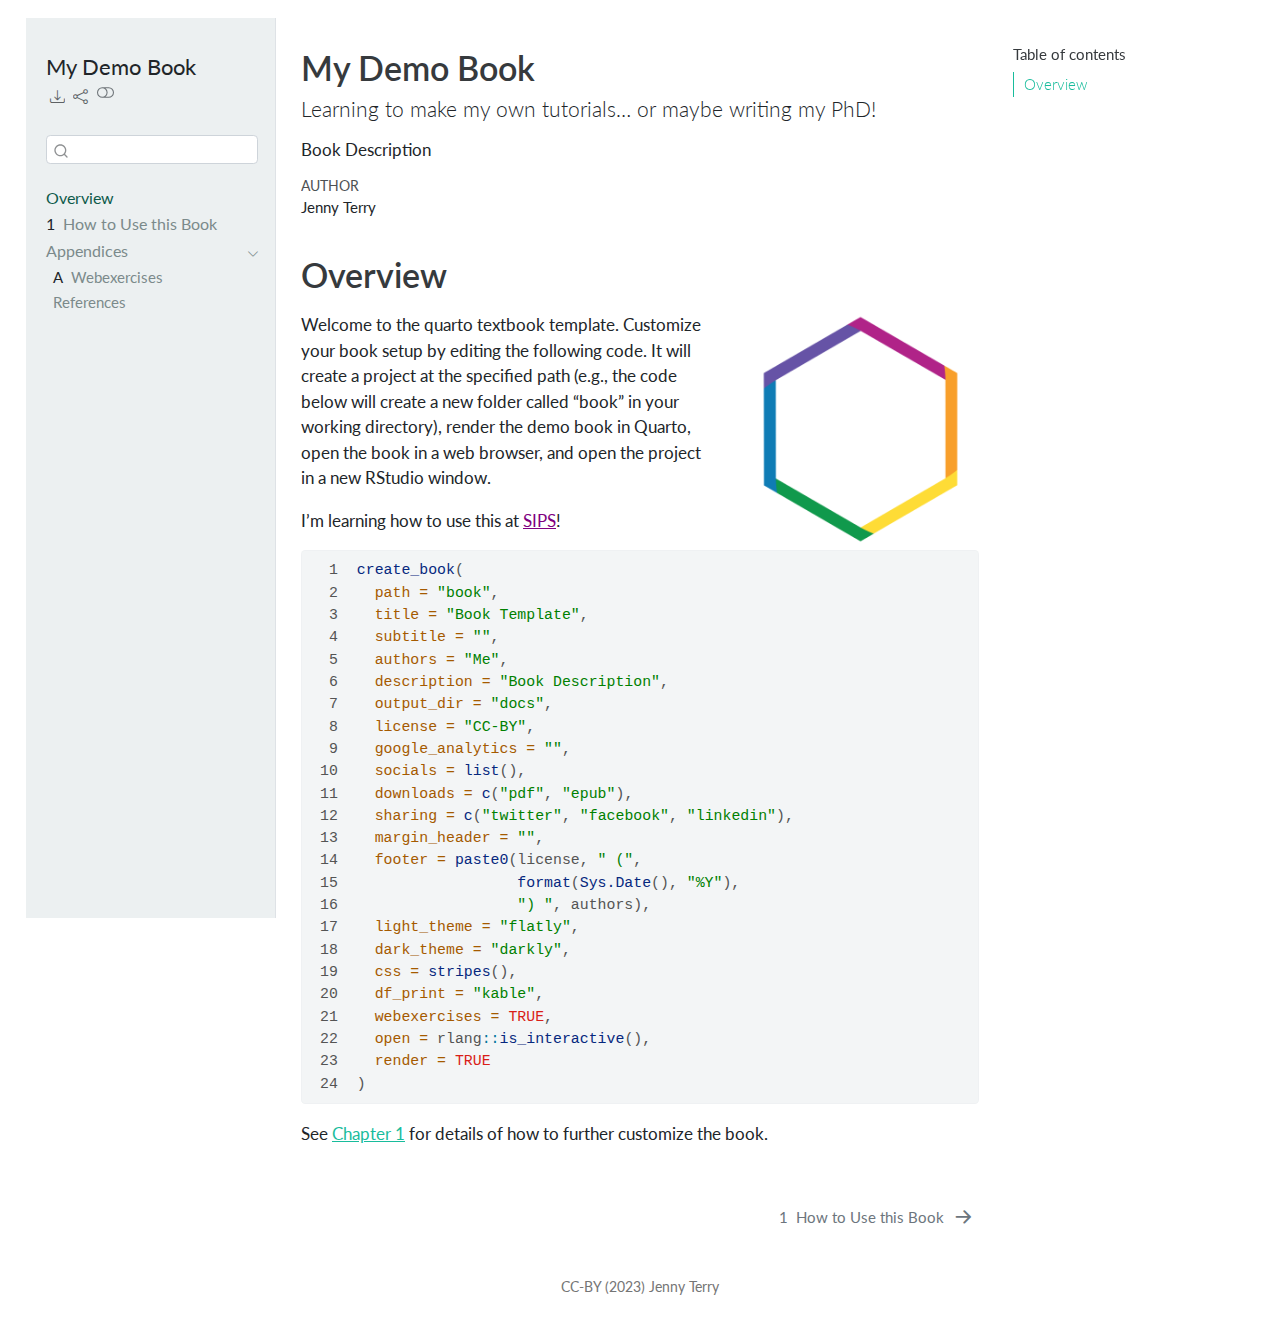
<file: docs/index.html>
<!DOCTYPE html>
<html xmlns="http://www.w3.org/1999/xhtml" lang="en" xml:lang="en"><head>
<meta http-equiv="Content-Type" content="text/html; charset=UTF-8">
<meta charset="utf-8">
<meta name="generator" content="quarto-1.3.353">
<meta name="viewport" content="width=device-width, initial-scale=1.0, user-scalable=yes">
<meta name="author" content="Jenny Terry">
<meta name="description" content="Book Description">
<title>My Demo Book</title>
<style>
code{white-space: pre-wrap;}
span.smallcaps{font-variant: small-caps;}
div.columns{display: flex; gap: min(4vw, 1.5em);}
div.column{flex: auto; overflow-x: auto;}
div.hanging-indent{margin-left: 1.5em; text-indent: -1.5em;}
ul.task-list{list-style: none;}
ul.task-list li input[type="checkbox"] {
  width: 0.8em;
  margin: 0 0.8em 0.2em -1em; /* quarto-specific, see https://github.com/quarto-dev/quarto-cli/issues/4556 */ 
  vertical-align: middle;
}
/* CSS for syntax highlighting */
pre > code.sourceCode { white-space: pre; position: relative; }
pre > code.sourceCode > span { display: inline-block; line-height: 1.25; }
pre > code.sourceCode > span:empty { height: 1.2em; }
.sourceCode { overflow: visible; }
code.sourceCode > span { color: inherit; text-decoration: inherit; }
div.sourceCode { margin: 1em 0; }
pre.sourceCode { margin: 0; }
@media screen {
div.sourceCode { overflow: auto; }
}
@media print {
pre > code.sourceCode { white-space: pre-wrap; }
pre > code.sourceCode > span { text-indent: -5em; padding-left: 5em; }
}
pre.numberSource code
  { counter-reset: source-line 0; }
pre.numberSource code > span
  { position: relative; left: -4em; counter-increment: source-line; }
pre.numberSource code > span > a:first-child::before
  { content: counter(source-line);
    position: relative; left: -1em; text-align: right; vertical-align: baseline;
    border: none; display: inline-block;
    -webkit-touch-callout: none; -webkit-user-select: none;
    -khtml-user-select: none; -moz-user-select: none;
    -ms-user-select: none; user-select: none;
    padding: 0 4px; width: 4em;
  }
pre.numberSource { margin-left: 3em;  padding-left: 4px; }
div.sourceCode
  {   }
@media screen {
pre > code.sourceCode > span > a:first-child::before { text-decoration: underline; }
}
</style>

<script src="site_libs/quarto-nav/quarto-nav.js"></script>
<script src="site_libs/clipboard/clipboard.min.js"></script>
<script src="site_libs/quarto-search/autocomplete.umd.js"></script>
<script src="site_libs/quarto-search/fuse.min.js"></script>
<script src="site_libs/quarto-search/quarto-search.js"></script>
<meta name="quarto:offset" content="./">
<link href="./instructions.html" rel="next">
<link href="./images/logos/logo.png" rel="icon" type="image/png">
<script src="site_libs/quarto-html/quarto.js"></script>
<script src="site_libs/quarto-html/popper.min.js"></script>
<script src="site_libs/quarto-html/tippy.umd.min.js"></script>
<script src="site_libs/quarto-html/anchor.min.js"></script>
<link href="site_libs/quarto-html/tippy.css" rel="stylesheet">
<link href="site_libs/quarto-html/quarto-syntax-highlighting.css" rel="stylesheet" class="quarto-color-scheme" id="quarto-text-highlighting-styles">
<link href="site_libs/quarto-html/quarto-syntax-highlighting-dark.css" rel="prefetch" class="quarto-color-scheme quarto-color-alternate" id="quarto-text-highlighting-styles">
<script src="site_libs/bootstrap/bootstrap.min.js"></script>
<link href="site_libs/bootstrap/bootstrap-icons.css" rel="stylesheet">
<link href="site_libs/bootstrap/bootstrap.min.css" rel="stylesheet" class="quarto-color-scheme" id="quarto-bootstrap" data-mode="light">
<link href="site_libs/bootstrap/bootstrap-dark.min.css" rel="prefetch" class="quarto-color-scheme quarto-color-alternate" id="quarto-bootstrap" data-mode="dark"><script id="quarto-search-options" type="application/json">{
  "location": "sidebar",
  "copy-button": false,
  "collapse-after": 3,
  "panel-placement": "start",
  "type": "textbox",
  "limit": 20,
  "language": {
    "search-no-results-text": "No results",
    "search-matching-documents-text": "matching documents",
    "search-copy-link-title": "Copy link to search",
    "search-hide-matches-text": "Hide additional matches",
    "search-more-match-text": "more match in this document",
    "search-more-matches-text": "more matches in this document",
    "search-clear-button-title": "Clear",
    "search-detached-cancel-button-title": "Cancel",
    "search-submit-button-title": "Submit"
  }
}</script><link rel="stylesheet" href="https://use.fontawesome.com/releases/v5.13.0/css/all.css">
<link rel="stylesheet" href="include/booktem.css">
<link rel="stylesheet" href="include/webex.css">
<link rel="stylesheet" href="include/glossary.css">
<link rel="stylesheet" href="include/style.css">
</head>
<body class="nav-sidebar floating">

<div id="quarto-search-results"></div>
  <header id="quarto-header" class="headroom fixed-top"><nav class="quarto-secondary-nav"><div class="container-fluid d-flex">
      <button type="button" class="quarto-btn-toggle btn" data-bs-toggle="collapse" data-bs-target="#quarto-sidebar,#quarto-sidebar-glass" aria-controls="quarto-sidebar" aria-expanded="false" aria-label="Toggle sidebar navigation" onclick="if (window.quartoToggleHeadroom) { window.quartoToggleHeadroom(); }">
        <i class="bi bi-layout-text-sidebar-reverse"></i>
      </button>
      <nav class="quarto-page-breadcrumbs" aria-label="breadcrumb"><ol class="breadcrumb"><li class="breadcrumb-item"><a href="./index.html">Overview</a></li></ol></nav>
      <a class="flex-grow-1" role="button" data-bs-toggle="collapse" data-bs-target="#quarto-sidebar,#quarto-sidebar-glass" aria-controls="quarto-sidebar" aria-expanded="false" aria-label="Toggle sidebar navigation" onclick="if (window.quartoToggleHeadroom) { window.quartoToggleHeadroom(); }">      
      </a>
      <button type="button" class="btn quarto-search-button" aria-label="Search" onclick="window.quartoOpenSearch();">
        <i class="bi bi-search"></i>
      </button>
    </div>
  </nav></header><!-- content --><div id="quarto-content" class="quarto-container page-columns page-rows-contents page-layout-article">
<!-- sidebar -->
  <nav id="quarto-sidebar" class="sidebar collapse collapse-horizontal sidebar-navigation floating overflow-auto"><div class="pt-lg-2 mt-2 text-left sidebar-header">
    <div class="sidebar-title mb-0 py-0">
      <a href="./">My Demo Book</a> 
        <div class="sidebar-tools-main tools-wide">
    <div class="dropdown">
      <a href="" title="Download" id="quarto-navigation-tool-dropdown-0" class="quarto-navigation-tool dropdown-toggle px-1" data-bs-toggle="dropdown" aria-expanded="false" aria-label="Download"><i class="bi bi-download"></i></a>
      <ul class="dropdown-menu" aria-labelledby="quarto-navigation-tool-dropdown-0">
<li>
            <a class="dropdown-item sidebar-tools-main-item" href="./My-Demo-Book.pdf">
              <i class="bi bi-bi-file-pdf pe-1"></i>
            Download PDF
            </a>
          </li>
          <li>
            <a class="dropdown-item sidebar-tools-main-item" href="./My-Demo-Book.epub">
              <i class="bi bi-bi-journal pe-1"></i>
            Download ePub
            </a>
          </li>
      </ul>
</div>
    <div class="dropdown">
      <a href="" title="Share" id="quarto-navigation-tool-dropdown-1" class="quarto-navigation-tool dropdown-toggle px-1" data-bs-toggle="dropdown" aria-expanded="false" aria-label="Share"><i class="bi bi-share"></i></a>
      <ul class="dropdown-menu" aria-labelledby="quarto-navigation-tool-dropdown-1">
<li>
            <a class="dropdown-item sidebar-tools-main-item" href="https://twitter.com/intent/tweet?url=%7Curl%7C">
              <i class="bi bi-bi-twitter pe-1"></i>
            Twitter
            </a>
          </li>
          <li>
            <a class="dropdown-item sidebar-tools-main-item" href="https://www.facebook.com/sharer/sharer.php?u=%7Curl%7C">
              <i class="bi bi-bi-facebook pe-1"></i>
            Facebook
            </a>
          </li>
          <li>
            <a class="dropdown-item sidebar-tools-main-item" href="https://www.linkedin.com/sharing/share-offsite/?url=%7Curl%7C">
              <i class="bi bi-bi-linkedin pe-1"></i>
            LinkedIn
            </a>
          </li>
      </ul>
</div>
  <a href="" class="quarto-color-scheme-toggle quarto-navigation-tool  px-1" onclick="window.quartoToggleColorScheme(); return false;" title="Toggle dark mode"><i class="bi"></i></a>
</div>
    </div>
      </div>
        <div class="mt-2 flex-shrink-0 align-items-center">
        <div class="sidebar-search">
        <div id="quarto-search" class="" title="Search"></div>
        </div>
        </div>
    <div class="sidebar-menu-container"> 
    <ul class="list-unstyled mt-1">
<li class="sidebar-item">
  <div class="sidebar-item-container"> 
  <a href="./index.html" class="sidebar-item-text sidebar-link active">
 <span class="menu-text">Overview</span></a>
  </div>
</li>
        <li class="sidebar-item">
  <div class="sidebar-item-container"> 
  <a href="./instructions.html" class="sidebar-item-text sidebar-link">
 <span class="menu-text"><span class="chapter-number">1</span>&nbsp; <span class="chapter-title">How to Use this Book</span></span></a>
  </div>
</li>
        <li class="sidebar-item sidebar-item-section">
      <div class="sidebar-item-container"> 
            <a class="sidebar-item-text sidebar-link text-start" data-bs-toggle="collapse" data-bs-target="#quarto-sidebar-section-1" aria-expanded="true">
 <span class="menu-text">Appendices</span></a>
          <a class="sidebar-item-toggle text-start" data-bs-toggle="collapse" data-bs-target="#quarto-sidebar-section-1" aria-expanded="true" aria-label="Toggle section">
            <i class="bi bi-chevron-right ms-2"></i>
          </a> 
      </div>
      <ul id="quarto-sidebar-section-1" class="collapse list-unstyled sidebar-section depth1 show">
<li class="sidebar-item">
  <div class="sidebar-item-container"> 
  <a href="./webexercises.html" class="sidebar-item-text sidebar-link">
 <span class="menu-text"><span class="chapter-number">A</span>&nbsp; <span class="chapter-title">Webexercises</span></span></a>
  </div>
</li>
          <li class="sidebar-item">
  <div class="sidebar-item-container"> 
  <a href="./references.html" class="sidebar-item-text sidebar-link">
 <span class="menu-text">References</span></a>
  </div>
</li>
      </ul>
</li>
    </ul>
</div>
</nav><div id="quarto-sidebar-glass" data-bs-toggle="collapse" data-bs-target="#quarto-sidebar,#quarto-sidebar-glass"></div>
<!-- margin-sidebar -->
    <div id="quarto-margin-sidebar" class="sidebar margin-sidebar">
        <nav id="TOC" role="doc-toc" class="toc-active"><h2 id="toc-title">Table of contents</h2>
   
  <ul>
<li><a href="#overview" id="toc-overview" class="nav-link active" data-scroll-target="#overview">Overview</a></li>
  </ul></nav>
    </div>
<!-- main -->
<main class="content" id="quarto-document-content"><header id="title-block-header" class="quarto-title-block default"><div class="quarto-title">
<h1 class="title">My Demo Book</h1>
<p class="subtitle lead">Learning to make my own tutorials… or maybe writing my PhD!</p>
</div>

<div>
  <div class="description">
    Book Description
  </div>
</div>


<div class="quarto-title-meta">

    <div>
    <div class="quarto-title-meta-heading">Author</div>
    <div class="quarto-title-meta-contents">
             <p>Jenny Terry </p>
          </div>
  </div>
    
  
    
  </div>
  

</header>
<section id="overview" class="level1 unnumbered"><h1 class="unnumbered">Overview</h1><p><img src="images/logos/logo.png" title="My Demo Book" class="quarto-cover-image img-fluid"></p>
<p>Welcome to the quarto textbook template. Customize your book setup by editing the following code. It will create a project at the specified path (e.g., the code below will create a new folder called “book” in your working directory), render the demo book in Quarto, open the book in a web browser, and open the project in a new RStudio window.</p>
<p>I’m learning how to use this at <a class="glossary">SIPS<span class="def">The best conference</span></a>!</p>
<div class="cell" data-layout-align="center">
<div class="sourceCode cell-code" id="cb1"><pre class="sourceCode numberSource r number-lines code-with-copy"><code class="sourceCode r"><span id="cb1-1"><a href="#cb1-1"></a><span class="fu">create_book</span>(</span>
<span id="cb1-2"><a href="#cb1-2"></a>  <span class="at">path =</span> <span class="st">"book"</span>,</span>
<span id="cb1-3"><a href="#cb1-3"></a>  <span class="at">title =</span> <span class="st">"Book Template"</span>,</span>
<span id="cb1-4"><a href="#cb1-4"></a>  <span class="at">subtitle =</span> <span class="st">""</span>,</span>
<span id="cb1-5"><a href="#cb1-5"></a>  <span class="at">authors =</span> <span class="st">"Me"</span>,</span>
<span id="cb1-6"><a href="#cb1-6"></a>  <span class="at">description =</span> <span class="st">"Book Description"</span>,</span>
<span id="cb1-7"><a href="#cb1-7"></a>  <span class="at">output_dir =</span> <span class="st">"docs"</span>,</span>
<span id="cb1-8"><a href="#cb1-8"></a>  <span class="at">license =</span> <span class="st">"CC-BY"</span>,</span>
<span id="cb1-9"><a href="#cb1-9"></a>  <span class="at">google_analytics =</span> <span class="st">""</span>,</span>
<span id="cb1-10"><a href="#cb1-10"></a>  <span class="at">socials =</span> <span class="fu">list</span>(),</span>
<span id="cb1-11"><a href="#cb1-11"></a>  <span class="at">downloads =</span> <span class="fu">c</span>(<span class="st">"pdf"</span>, <span class="st">"epub"</span>),</span>
<span id="cb1-12"><a href="#cb1-12"></a>  <span class="at">sharing =</span> <span class="fu">c</span>(<span class="st">"twitter"</span>, <span class="st">"facebook"</span>, <span class="st">"linkedin"</span>),</span>
<span id="cb1-13"><a href="#cb1-13"></a>  <span class="at">margin_header =</span> <span class="st">""</span>,</span>
<span id="cb1-14"><a href="#cb1-14"></a>  <span class="at">footer =</span> <span class="fu">paste0</span>(license, <span class="st">" ("</span>,</span>
<span id="cb1-15"><a href="#cb1-15"></a>                  <span class="fu">format</span>(<span class="fu">Sys.Date</span>(), <span class="st">"%Y"</span>),</span>
<span id="cb1-16"><a href="#cb1-16"></a>                  <span class="st">") "</span>, authors),</span>
<span id="cb1-17"><a href="#cb1-17"></a>  <span class="at">light_theme =</span> <span class="st">"flatly"</span>,</span>
<span id="cb1-18"><a href="#cb1-18"></a>  <span class="at">dark_theme =</span> <span class="st">"darkly"</span>,</span>
<span id="cb1-19"><a href="#cb1-19"></a>  <span class="at">css =</span> <span class="fu">stripes</span>(),</span>
<span id="cb1-20"><a href="#cb1-20"></a>  <span class="at">df_print =</span> <span class="st">"kable"</span>,</span>
<span id="cb1-21"><a href="#cb1-21"></a>  <span class="at">webexercises =</span> <span class="cn">TRUE</span>,</span>
<span id="cb1-22"><a href="#cb1-22"></a>  <span class="at">open =</span> rlang<span class="sc">::</span><span class="fu">is_interactive</span>(),</span>
<span id="cb1-23"><a href="#cb1-23"></a>  <span class="at">render =</span> <span class="cn">TRUE</span></span>
<span id="cb1-24"><a href="#cb1-24"></a>)</span></code><button title="Copy to Clipboard" class="code-copy-button"><i class="bi"></i></button></pre></div>
</div>
<p>See <a href="instructions.html"><span>Chapter&nbsp;1</span></a> for details of how to further customize the book.</p>


</section></main><!-- /main --><script>

/* update total correct if #webex-total_correct exists */
update_total_correct = function() {
  console.log("webex: update total_correct");

  var t = document.getElementsByClassName("webex-total_correct");
  for (var i = 0; i < t.length; i++) {
    p = t[i].parentElement;
    var correct = p.getElementsByClassName("webex-correct").length;
    var solvemes = p.getElementsByClassName("webex-solveme").length;
    var radiogroups = p.getElementsByClassName("webex-radiogroup").length;
    var selects = p.getElementsByClassName("webex-select").length;

    t[i].innerHTML = correct + " of " + (solvemes + radiogroups + selects) + " correct";
  }
}

/* webex-solution button toggling function */
b_func = function() {
  console.log("webex: toggle hide");

  var cl = this.parentElement.classList;
  if (cl.contains('open')) {
    cl.remove("open");
  } else {
    cl.add("open");
  }
}

/* check answers */
check_func = function() {
  console.log("webex: check answers");

  var cl = this.parentElement.classList;
  if (cl.contains('unchecked')) {
    cl.remove("unchecked");
    this.innerHTML = "Hide Answers";
  } else {
    cl.add("unchecked");
    this.innerHTML = "Show Answers";
  }
}

/* function for checking solveme answers */
solveme_func = function(e) {
  console.log("webex: check solveme");

  var real_answers = JSON.parse(this.dataset.answer);
  var my_answer = this.value;
  var cl = this.classList;
  if (cl.contains("ignorecase")) {
    my_answer = my_answer.toLowerCase();
  }
  if (cl.contains("nospaces")) {
    my_answer = my_answer.replace(/ /g, "")
  }

  if (my_answer == "") {
    cl.remove("webex-correct");
    cl.remove("webex-incorrect");
  } else if (real_answers.includes(my_answer)) {
    cl.add("webex-correct");
    cl.remove("webex-incorrect");
  } else {
    cl.add("webex-incorrect");
    cl.remove("webex-correct");
  }

  // match numeric answers within a specified tolerance
  if(this.dataset.tol > 0){
    var tol = JSON.parse(this.dataset.tol);
    var matches = real_answers.map(x => Math.abs(x - my_answer) < tol)
    if (matches.reduce((a, b) => a + b, 0) > 0) {
      cl.add("webex-correct");
    } else {
      cl.remove("webex-correct");
    }
  }

  // added regex bit
  if (cl.contains("regex")){
    answer_regex = RegExp(real_answers.join("|"))
    if (answer_regex.test(my_answer)) {
      cl.add("webex-correct");
    }
  }

  update_total_correct();
}

/* function for checking select answers */
select_func = function(e) {
  console.log("webex: check select");

  var cl = this.classList

  /* add style */
  cl.remove("webex-incorrect");
  cl.remove("webex-correct");
  if (this.value == "answer") {
    cl.add("webex-correct");
  } else if (this.value != "blank") {
    cl.add("webex-incorrect");
  }

  update_total_correct();
}

/* function for checking radiogroups answers */
radiogroups_func = function(e) {
  console.log("webex: check radiogroups");

  var checked_button = document.querySelector('input[name=' + this.id + ']:checked');
  var cl = checked_button.parentElement.classList;
  var labels = checked_button.parentElement.parentElement.children;

  /* get rid of styles */
  for (i = 0; i < labels.length; i++) {
    labels[i].classList.remove("webex-incorrect");
    labels[i].classList.remove("webex-correct");
  }

  /* add style */
  if (checked_button.value == "answer") {
    cl.add("webex-correct");
  } else {
    cl.add("webex-incorrect");
  }

  update_total_correct();
}

window.onload = function() {
  console.log("webex onload");
  /* set up solution buttons */
  var buttons = document.getElementsByTagName("button");

  for (var i = 0; i < buttons.length; i++) {
    if (buttons[i].parentElement.classList.contains('webex-solution')) {
      buttons[i].onclick = b_func;
    }
  }

  var check_sections = document.getElementsByClassName("webex-check");
  console.log("check:", check_sections.length);
  for (var i = 0; i < check_sections.length; i++) {
    check_sections[i].classList.add("unchecked");

    let btn = document.createElement("button");
    btn.innerHTML = "Show Answers";
    btn.classList.add("webex-check-button");
    btn.onclick = check_func;
    check_sections[i].appendChild(btn);

    let spn = document.createElement("span");
    spn.classList.add("webex-total_correct");
    check_sections[i].appendChild(spn);
  }

  /* set up webex-solveme inputs */
  var solveme = document.getElementsByClassName("webex-solveme");

  for (var i = 0; i < solveme.length; i++) {
    /* make sure input boxes don't auto-anything */
    solveme[i].setAttribute("autocomplete","off");
    solveme[i].setAttribute("autocorrect", "off");
    solveme[i].setAttribute("autocapitalize", "off");
    solveme[i].setAttribute("spellcheck", "false");
    solveme[i].value = "";

    /* adjust answer for ignorecase or nospaces */
    var cl = solveme[i].classList;
    var real_answer = solveme[i].dataset.answer;
    if (cl.contains("ignorecase")) {
      real_answer = real_answer.toLowerCase();
    }
    if (cl.contains("nospaces")) {
      real_answer = real_answer.replace(/ /g, "");
    }
    solveme[i].dataset.answer = real_answer;

    /* attach checking function */
    solveme[i].onkeyup = solveme_func;
    solveme[i].onchange = solveme_func;

    solveme[i].insertAdjacentHTML("afterend", " <span class='webex-icon'></span>")
  }

  /* set up radiogroups */
  var radiogroups = document.getElementsByClassName("webex-radiogroup");
  for (var i = 0; i < radiogroups.length; i++) {
    radiogroups[i].onchange = radiogroups_func;
  }

  /* set up selects */
  var selects = document.getElementsByClassName("webex-select");
  for (var i = 0; i < selects.length; i++) {
    selects[i].onchange = select_func;
    selects[i].insertAdjacentHTML("afterend", " <span class='webex-icon'></span>")
  }

  update_total_correct();
}

</script><script>
// open rdrr links externally ----

var exlinks = document.querySelectorAll("a[href^='https://rdrr.io']");
var exlink_func = function(){
  window.open(this.href);
  return false;
};
for (var i = 0; i < exlinks.length; i++) {
    exlinks[i].addEventListener('click', exlink_func, false);
}

// visible second sidebar in mobile ----

function move_sidebar() {
  var toc = document.getElementById("TOC");
  var small_sidebar = document.querySelector("#quarto-sidebar .sidebar-menu-container");
  var right_sidebar = document.getElementById("quarto-margin-sidebar");

  if (window.innerWidth < 768) {
    small_sidebar.append(toc);
  } else {
    right_sidebar.append(toc);
  }
}
move_sidebar();
window.onresize = move_sidebar;
</script><script id="quarto-html-after-body" type="application/javascript">
window.document.addEventListener("DOMContentLoaded", function (event) {
  const toggleBodyColorMode = (bsSheetEl) => {
    const mode = bsSheetEl.getAttribute("data-mode");
    const bodyEl = window.document.querySelector("body");
    if (mode === "dark") {
      bodyEl.classList.add("quarto-dark");
      bodyEl.classList.remove("quarto-light");
    } else {
      bodyEl.classList.add("quarto-light");
      bodyEl.classList.remove("quarto-dark");
    }
  }
  const toggleBodyColorPrimary = () => {
    const bsSheetEl = window.document.querySelector("link#quarto-bootstrap");
    if (bsSheetEl) {
      toggleBodyColorMode(bsSheetEl);
    }
  }
  toggleBodyColorPrimary();  
  const disableStylesheet = (stylesheets) => {
    for (let i=0; i < stylesheets.length; i++) {
      const stylesheet = stylesheets[i];
      stylesheet.rel = 'prefetch';
    }
  }
  const enableStylesheet = (stylesheets) => {
    for (let i=0; i < stylesheets.length; i++) {
      const stylesheet = stylesheets[i];
      stylesheet.rel = 'stylesheet';
    }
  }
  const manageTransitions = (selector, allowTransitions) => {
    const els = window.document.querySelectorAll(selector);
    for (let i=0; i < els.length; i++) {
      const el = els[i];
      if (allowTransitions) {
        el.classList.remove('notransition');
      } else {
        el.classList.add('notransition');
      }
    }
  }
  const toggleColorMode = (alternate) => {
    // Switch the stylesheets
    const alternateStylesheets = window.document.querySelectorAll('link.quarto-color-scheme.quarto-color-alternate');
    manageTransitions('#quarto-margin-sidebar .nav-link', false);
    if (alternate) {
      enableStylesheet(alternateStylesheets);
      for (const sheetNode of alternateStylesheets) {
        if (sheetNode.id === "quarto-bootstrap") {
          toggleBodyColorMode(sheetNode);
        }
      }
    } else {
      disableStylesheet(alternateStylesheets);
      toggleBodyColorPrimary();
    }
    manageTransitions('#quarto-margin-sidebar .nav-link', true);
    // Switch the toggles
    const toggles = window.document.querySelectorAll('.quarto-color-scheme-toggle');
    for (let i=0; i < toggles.length; i++) {
      const toggle = toggles[i];
      if (toggle) {
        if (alternate) {
          toggle.classList.add("alternate");     
        } else {
          toggle.classList.remove("alternate");
        }
      }
    }
    // Hack to workaround the fact that safari doesn't
    // properly recolor the scrollbar when toggling (#1455)
    if (navigator.userAgent.indexOf('Safari') > 0 && navigator.userAgent.indexOf('Chrome') == -1) {
      manageTransitions("body", false);
      window.scrollTo(0, 1);
      setTimeout(() => {
        window.scrollTo(0, 0);
        manageTransitions("body", true);
      }, 40);  
    }
  }
  const isFileUrl = () => { 
    return window.location.protocol === 'file:';
  }
  const hasAlternateSentinel = () => {  
    let styleSentinel = getColorSchemeSentinel();
    if (styleSentinel !== null) {
      return styleSentinel === "alternate";
    } else {
      return false;
    }
  }
  const setStyleSentinel = (alternate) => {
    const value = alternate ? "alternate" : "default";
    if (!isFileUrl()) {
      window.localStorage.setItem("quarto-color-scheme", value);
    } else {
      localAlternateSentinel = value;
    }
  }
  const getColorSchemeSentinel = () => {
    if (!isFileUrl()) {
      const storageValue = window.localStorage.getItem("quarto-color-scheme");
      return storageValue != null ? storageValue : localAlternateSentinel;
    } else {
      return localAlternateSentinel;
    }
  }
  let localAlternateSentinel = 'default';
  // Dark / light mode switch
  window.quartoToggleColorScheme = () => {
    // Read the current dark / light value 
    let toAlternate = !hasAlternateSentinel();
    toggleColorMode(toAlternate);
    setStyleSentinel(toAlternate);
  };
  // Ensure there is a toggle, if there isn't float one in the top right
  if (window.document.querySelector('.quarto-color-scheme-toggle') === null) {
    const a = window.document.createElement('a');
    a.classList.add('top-right');
    a.classList.add('quarto-color-scheme-toggle');
    a.href = "";
    a.onclick = function() { try { window.quartoToggleColorScheme(); } catch {} return false; };
    const i = window.document.createElement("i");
    i.classList.add('bi');
    a.appendChild(i);
    window.document.body.appendChild(a);
  }
  // Switch to dark mode if need be
  if (hasAlternateSentinel()) {
    toggleColorMode(true);
  } else {
    toggleColorMode(false);
  }
  const icon = "";
  const anchorJS = new window.AnchorJS();
  anchorJS.options = {
    placement: 'right',
    icon: icon
  };
  anchorJS.add('.anchored');
  const isCodeAnnotation = (el) => {
    for (const clz of el.classList) {
      if (clz.startsWith('code-annotation-')) {                     
        return true;
      }
    }
    return false;
  }
  const clipboard = new window.ClipboardJS('.code-copy-button', {
    text: function(trigger) {
      const codeEl = trigger.previousElementSibling.cloneNode(true);
      for (const childEl of codeEl.children) {
        if (isCodeAnnotation(childEl)) {
          childEl.remove();
        }
      }
      return codeEl.innerText;
    }
  });
  clipboard.on('success', function(e) {
    // button target
    const button = e.trigger;
    // don't keep focus
    button.blur();
    // flash "checked"
    button.classList.add('code-copy-button-checked');
    var currentTitle = button.getAttribute("title");
    button.setAttribute("title", "Copied!");
    let tooltip;
    if (window.bootstrap) {
      button.setAttribute("data-bs-toggle", "tooltip");
      button.setAttribute("data-bs-placement", "left");
      button.setAttribute("data-bs-title", "Copied!");
      tooltip = new bootstrap.Tooltip(button, 
        { trigger: "manual", 
          customClass: "code-copy-button-tooltip",
          offset: [0, -8]});
      tooltip.show();    
    }
    setTimeout(function() {
      if (tooltip) {
        tooltip.hide();
        button.removeAttribute("data-bs-title");
        button.removeAttribute("data-bs-toggle");
        button.removeAttribute("data-bs-placement");
      }
      button.setAttribute("title", currentTitle);
      button.classList.remove('code-copy-button-checked');
    }, 1000);
    // clear code selection
    e.clearSelection();
  });
  function tippyHover(el, contentFn) {
    const config = {
      allowHTML: true,
      content: contentFn,
      maxWidth: 500,
      delay: 100,
      arrow: false,
      appendTo: function(el) {
          return el.parentElement;
      },
      interactive: true,
      interactiveBorder: 10,
      theme: 'quarto',
      placement: 'bottom-start'
    };
    window.tippy(el, config); 
  }
  const noterefs = window.document.querySelectorAll('a[role="doc-noteref"]');
  for (var i=0; i<noterefs.length; i++) {
    const ref = noterefs[i];
    tippyHover(ref, function() {
      // use id or data attribute instead here
      let href = ref.getAttribute('data-footnote-href') || ref.getAttribute('href');
      try { href = new URL(href).hash; } catch {}
      const id = href.replace(/^#\/?/, "");
      const note = window.document.getElementById(id);
      return note.innerHTML;
    });
  }
      let selectedAnnoteEl;
      const selectorForAnnotation = ( cell, annotation) => {
        let cellAttr = 'data-code-cell="' + cell + '"';
        let lineAttr = 'data-code-annotation="' +  annotation + '"';
        const selector = 'span[' + cellAttr + '][' + lineAttr + ']';
        return selector;
      }
      const selectCodeLines = (annoteEl) => {
        const doc = window.document;
        const targetCell = annoteEl.getAttribute("data-target-cell");
        const targetAnnotation = annoteEl.getAttribute("data-target-annotation");
        const annoteSpan = window.document.querySelector(selectorForAnnotation(targetCell, targetAnnotation));
        const lines = annoteSpan.getAttribute("data-code-lines").split(",");
        const lineIds = lines.map((line) => {
          return targetCell + "-" + line;
        })
        let top = null;
        let height = null;
        let parent = null;
        if (lineIds.length > 0) {
            //compute the position of the single el (top and bottom and make a div)
            const el = window.document.getElementById(lineIds[0]);
            top = el.offsetTop;
            height = el.offsetHeight;
            parent = el.parentElement.parentElement;
          if (lineIds.length > 1) {
            const lastEl = window.document.getElementById(lineIds[lineIds.length - 1]);
            const bottom = lastEl.offsetTop + lastEl.offsetHeight;
            height = bottom - top;
          }
          if (top !== null && height !== null && parent !== null) {
            // cook up a div (if necessary) and position it 
            let div = window.document.getElementById("code-annotation-line-highlight");
            if (div === null) {
              div = window.document.createElement("div");
              div.setAttribute("id", "code-annotation-line-highlight");
              div.style.position = 'absolute';
              parent.appendChild(div);
            }
            div.style.top = top - 2 + "px";
            div.style.height = height + 4 + "px";
            let gutterDiv = window.document.getElementById("code-annotation-line-highlight-gutter");
            if (gutterDiv === null) {
              gutterDiv = window.document.createElement("div");
              gutterDiv.setAttribute("id", "code-annotation-line-highlight-gutter");
              gutterDiv.style.position = 'absolute';
              const codeCell = window.document.getElementById(targetCell);
              const gutter = codeCell.querySelector('.code-annotation-gutter');
              gutter.appendChild(gutterDiv);
            }
            gutterDiv.style.top = top - 2 + "px";
            gutterDiv.style.height = height + 4 + "px";
          }
          selectedAnnoteEl = annoteEl;
        }
      };
      const unselectCodeLines = () => {
        const elementsIds = ["code-annotation-line-highlight", "code-annotation-line-highlight-gutter"];
        elementsIds.forEach((elId) => {
          const div = window.document.getElementById(elId);
          if (div) {
            div.remove();
          }
        });
        selectedAnnoteEl = undefined;
      };
      // Attach click handler to the DT
      const annoteDls = window.document.querySelectorAll('dt[data-target-cell]');
      for (const annoteDlNode of annoteDls) {
        annoteDlNode.addEventListener('click', (event) => {
          const clickedEl = event.target;
          if (clickedEl !== selectedAnnoteEl) {
            unselectCodeLines();
            const activeEl = window.document.querySelector('dt[data-target-cell].code-annotation-active');
            if (activeEl) {
              activeEl.classList.remove('code-annotation-active');
            }
            selectCodeLines(clickedEl);
            clickedEl.classList.add('code-annotation-active');
          } else {
            // Unselect the line
            unselectCodeLines();
            clickedEl.classList.remove('code-annotation-active');
          }
        });
      }
  const findCites = (el) => {
    const parentEl = el.parentElement;
    if (parentEl) {
      const cites = parentEl.dataset.cites;
      if (cites) {
        return {
          el,
          cites: cites.split(' ')
        };
      } else {
        return findCites(el.parentElement)
      }
    } else {
      return undefined;
    }
  };
  var bibliorefs = window.document.querySelectorAll('a[role="doc-biblioref"]');
  for (var i=0; i<bibliorefs.length; i++) {
    const ref = bibliorefs[i];
    const citeInfo = findCites(ref);
    if (citeInfo) {
      tippyHover(citeInfo.el, function() {
        var popup = window.document.createElement('div');
        citeInfo.cites.forEach(function(cite) {
          var citeDiv = window.document.createElement('div');
          citeDiv.classList.add('hanging-indent');
          citeDiv.classList.add('csl-entry');
          var biblioDiv = window.document.getElementById('ref-' + cite);
          if (biblioDiv) {
            citeDiv.innerHTML = biblioDiv.innerHTML;
          }
          popup.appendChild(citeDiv);
        });
        return popup.innerHTML;
      });
    }
  }
});
</script><nav class="page-navigation"><div class="nav-page nav-page-previous">
  </div>
  <div class="nav-page nav-page-next">
      <a href="./instructions.html" class="pagination-link">
        <span class="nav-page-text"><span class="chapter-number">1</span>&nbsp; <span class="chapter-title">How to Use this Book</span></span> <i class="bi bi-arrow-right-short"></i>
      </a>
  </div>
</nav>
</div> <!-- /content -->
<footer class="footer"><div class="nav-footer">
    <div class="nav-footer-left">
      &nbsp;
    </div>   
    <div class="nav-footer-center">CC-BY (2023) Jenny Terry</div>
    <div class="nav-footer-right">
      &nbsp;
    </div>
  </div>
</footer>


</body></html>
</file>
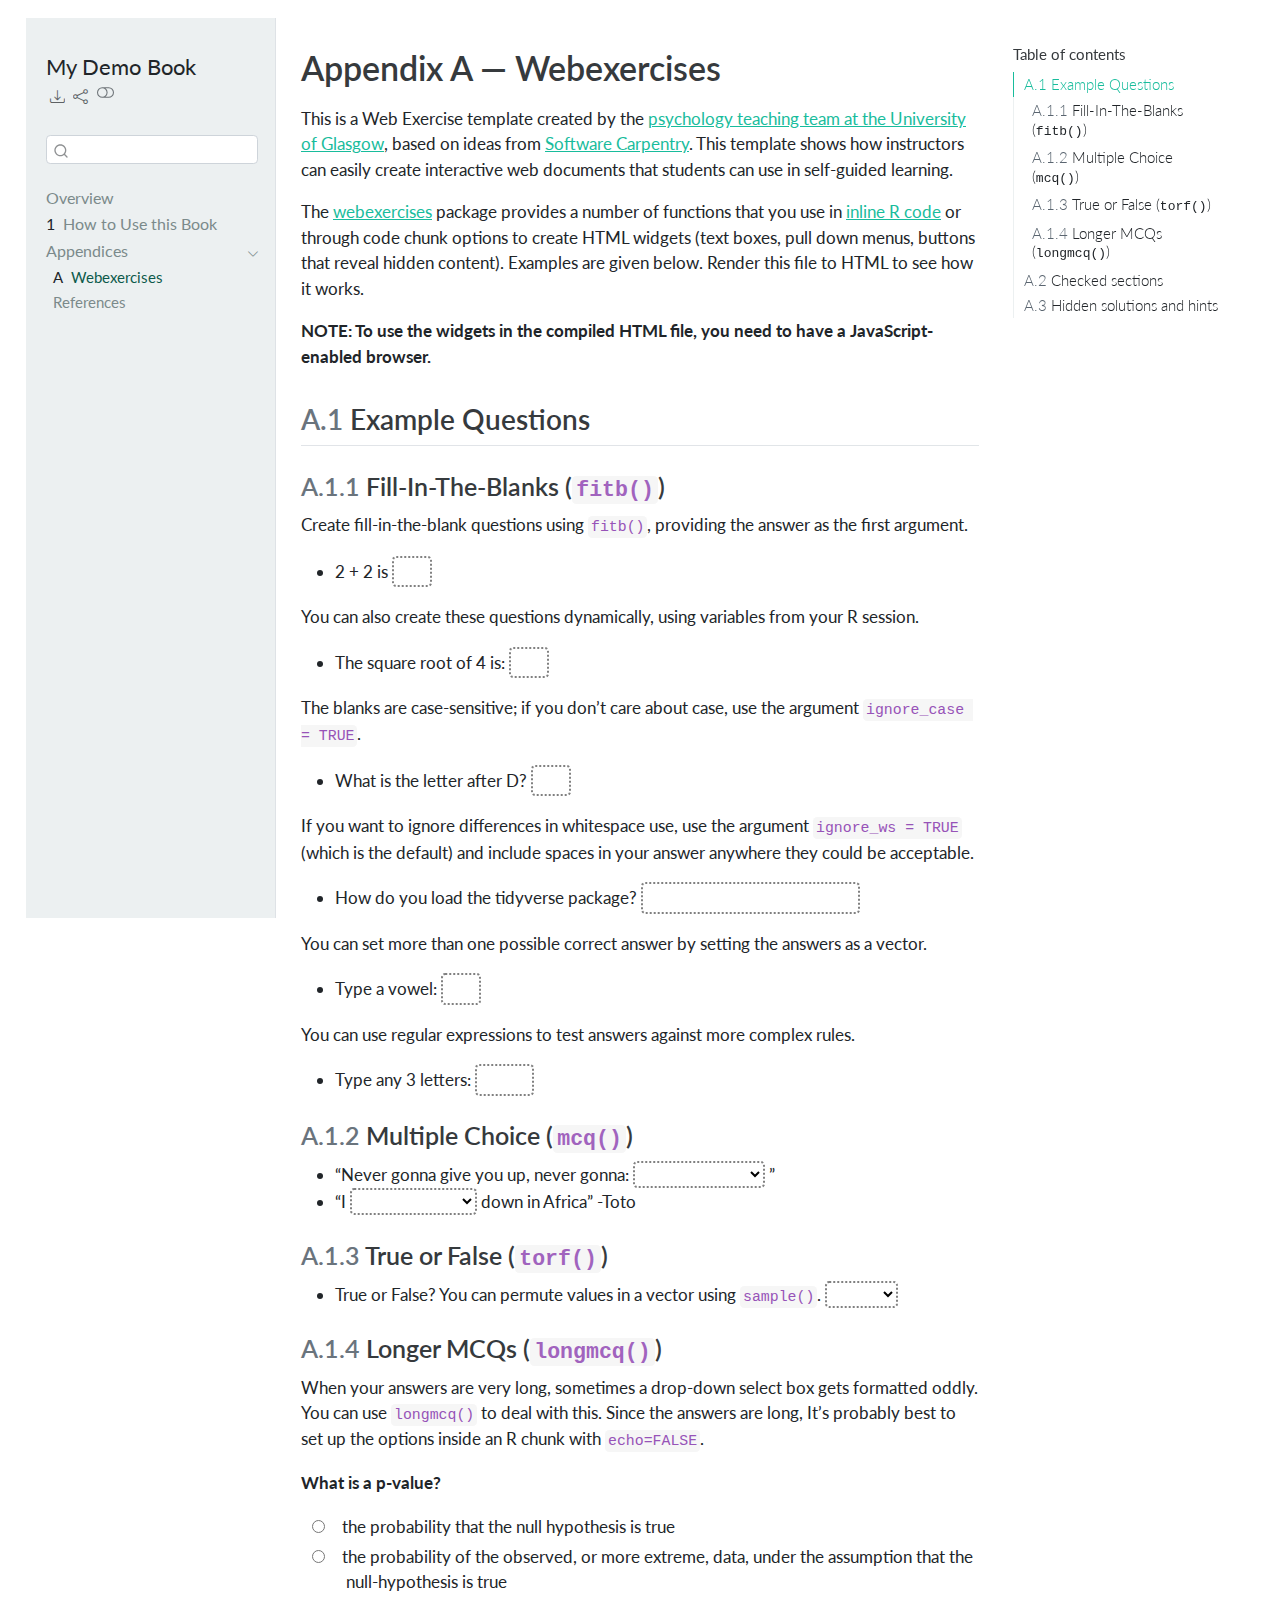
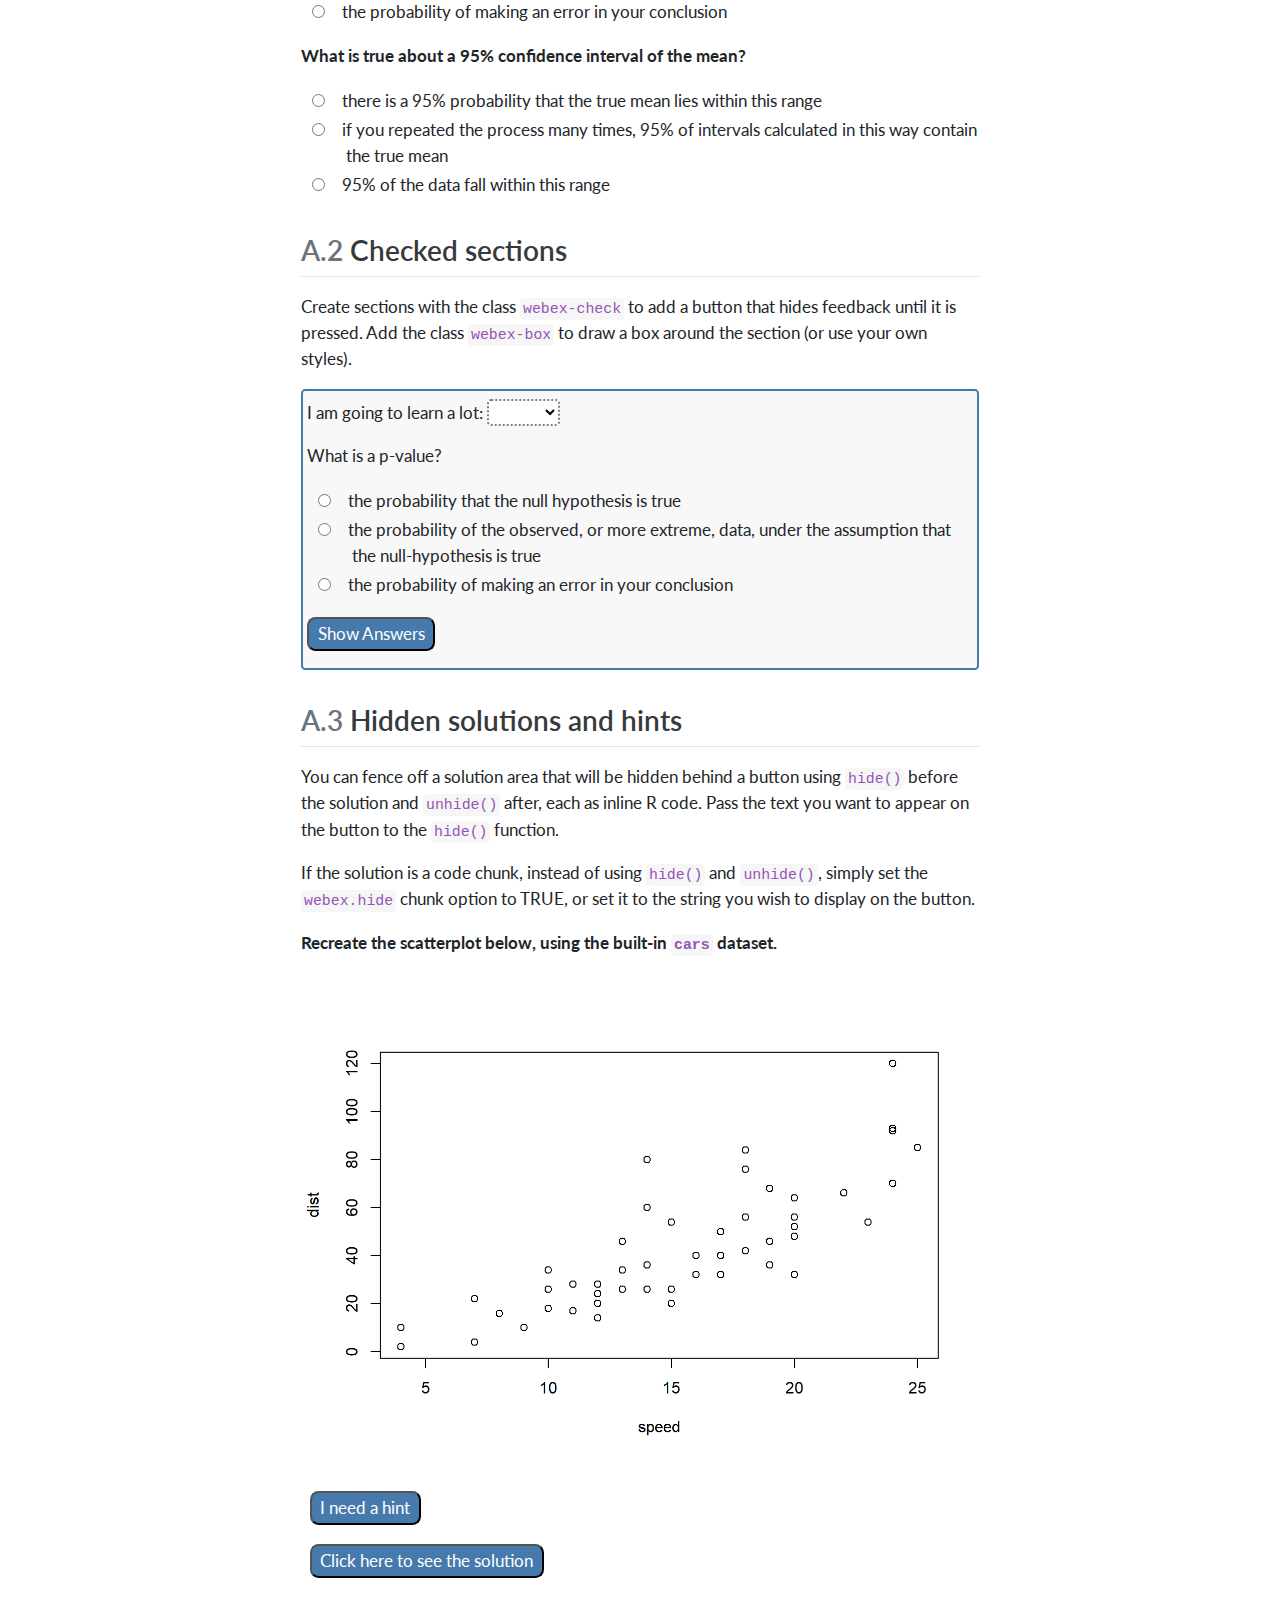
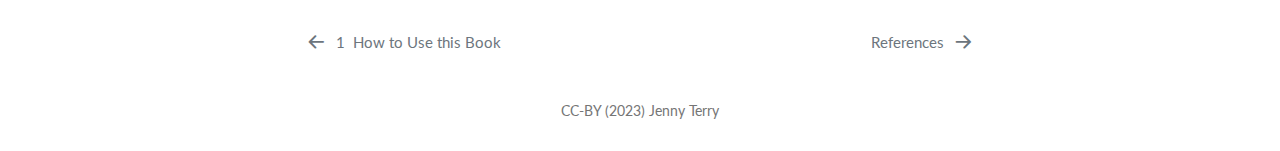
<file: docs/webexercises.html>
<!DOCTYPE html>
<html xmlns="http://www.w3.org/1999/xhtml" lang="en" xml:lang="en"><head>
<meta http-equiv="Content-Type" content="text/html; charset=UTF-8">
<meta charset="utf-8">
<meta name="generator" content="quarto-1.3.353">
<meta name="viewport" content="width=device-width, initial-scale=1.0, user-scalable=yes">
<meta name="description" content="Book Description">
<title>My Demo Book - Appendix A — Webexercises</title>
<style>
code{white-space: pre-wrap;}
span.smallcaps{font-variant: small-caps;}
div.columns{display: flex; gap: min(4vw, 1.5em);}
div.column{flex: auto; overflow-x: auto;}
div.hanging-indent{margin-left: 1.5em; text-indent: -1.5em;}
ul.task-list{list-style: none;}
ul.task-list li input[type="checkbox"] {
  width: 0.8em;
  margin: 0 0.8em 0.2em -1em; /* quarto-specific, see https://github.com/quarto-dev/quarto-cli/issues/4556 */ 
  vertical-align: middle;
}
/* CSS for syntax highlighting */
pre > code.sourceCode { white-space: pre; position: relative; }
pre > code.sourceCode > span { display: inline-block; line-height: 1.25; }
pre > code.sourceCode > span:empty { height: 1.2em; }
.sourceCode { overflow: visible; }
code.sourceCode > span { color: inherit; text-decoration: inherit; }
div.sourceCode { margin: 1em 0; }
pre.sourceCode { margin: 0; }
@media screen {
div.sourceCode { overflow: auto; }
}
@media print {
pre > code.sourceCode { white-space: pre-wrap; }
pre > code.sourceCode > span { text-indent: -5em; padding-left: 5em; }
}
pre.numberSource code
  { counter-reset: source-line 0; }
pre.numberSource code > span
  { position: relative; left: -4em; counter-increment: source-line; }
pre.numberSource code > span > a:first-child::before
  { content: counter(source-line);
    position: relative; left: -1em; text-align: right; vertical-align: baseline;
    border: none; display: inline-block;
    -webkit-touch-callout: none; -webkit-user-select: none;
    -khtml-user-select: none; -moz-user-select: none;
    -ms-user-select: none; user-select: none;
    padding: 0 4px; width: 4em;
  }
pre.numberSource { margin-left: 3em;  padding-left: 4px; }
div.sourceCode
  {   }
@media screen {
pre > code.sourceCode > span > a:first-child::before { text-decoration: underline; }
}
</style>

<script src="site_libs/quarto-nav/quarto-nav.js"></script>
<script src="site_libs/clipboard/clipboard.min.js"></script>
<script src="site_libs/quarto-search/autocomplete.umd.js"></script>
<script src="site_libs/quarto-search/fuse.min.js"></script>
<script src="site_libs/quarto-search/quarto-search.js"></script>
<meta name="quarto:offset" content="./">
<link href="./references.html" rel="next">
<link href="./instructions.html" rel="prev">
<link href="./images/logos/logo.png" rel="icon" type="image/png">
<script src="site_libs/quarto-html/quarto.js"></script>
<script src="site_libs/quarto-html/popper.min.js"></script>
<script src="site_libs/quarto-html/tippy.umd.min.js"></script>
<script src="site_libs/quarto-html/anchor.min.js"></script>
<link href="site_libs/quarto-html/tippy.css" rel="stylesheet">
<link href="site_libs/quarto-html/quarto-syntax-highlighting.css" rel="stylesheet" class="quarto-color-scheme" id="quarto-text-highlighting-styles">
<link href="site_libs/quarto-html/quarto-syntax-highlighting-dark.css" rel="prefetch" class="quarto-color-scheme quarto-color-alternate" id="quarto-text-highlighting-styles">
<script src="site_libs/bootstrap/bootstrap.min.js"></script>
<link href="site_libs/bootstrap/bootstrap-icons.css" rel="stylesheet">
<link href="site_libs/bootstrap/bootstrap.min.css" rel="stylesheet" class="quarto-color-scheme" id="quarto-bootstrap" data-mode="light">
<link href="site_libs/bootstrap/bootstrap-dark.min.css" rel="prefetch" class="quarto-color-scheme quarto-color-alternate" id="quarto-bootstrap" data-mode="dark"><script id="quarto-search-options" type="application/json">{
  "location": "sidebar",
  "copy-button": false,
  "collapse-after": 3,
  "panel-placement": "start",
  "type": "textbox",
  "limit": 20,
  "language": {
    "search-no-results-text": "No results",
    "search-matching-documents-text": "matching documents",
    "search-copy-link-title": "Copy link to search",
    "search-hide-matches-text": "Hide additional matches",
    "search-more-match-text": "more match in this document",
    "search-more-matches-text": "more matches in this document",
    "search-clear-button-title": "Clear",
    "search-detached-cancel-button-title": "Cancel",
    "search-submit-button-title": "Submit"
  }
}</script><link rel="stylesheet" href="https://use.fontawesome.com/releases/v5.13.0/css/all.css">
<link rel="stylesheet" href="include/booktem.css">
<link rel="stylesheet" href="include/webex.css">
<link rel="stylesheet" href="include/glossary.css">
<link rel="stylesheet" href="include/style.css">
</head>
<body class="nav-sidebar floating">

<div id="quarto-search-results"></div>
  <header id="quarto-header" class="headroom fixed-top"><nav class="quarto-secondary-nav"><div class="container-fluid d-flex">
      <button type="button" class="quarto-btn-toggle btn" data-bs-toggle="collapse" data-bs-target="#quarto-sidebar,#quarto-sidebar-glass" aria-controls="quarto-sidebar" aria-expanded="false" aria-label="Toggle sidebar navigation" onclick="if (window.quartoToggleHeadroom) { window.quartoToggleHeadroom(); }">
        <i class="bi bi-layout-text-sidebar-reverse"></i>
      </button>
      <nav class="quarto-page-breadcrumbs" aria-label="breadcrumb"><ol class="breadcrumb"><li class="breadcrumb-item"><a href="./webexercises.html">Appendices</a></li><li class="breadcrumb-item"><a href="./webexercises.html"><span class="chapter-number">A</span>&nbsp; <span class="chapter-title">Webexercises</span></a></li></ol></nav>
      <a class="flex-grow-1" role="button" data-bs-toggle="collapse" data-bs-target="#quarto-sidebar,#quarto-sidebar-glass" aria-controls="quarto-sidebar" aria-expanded="false" aria-label="Toggle sidebar navigation" onclick="if (window.quartoToggleHeadroom) { window.quartoToggleHeadroom(); }">      
      </a>
      <button type="button" class="btn quarto-search-button" aria-label="Search" onclick="window.quartoOpenSearch();">
        <i class="bi bi-search"></i>
      </button>
    </div>
  </nav></header><!-- content --><div id="quarto-content" class="quarto-container page-columns page-rows-contents page-layout-article">
<!-- sidebar -->
  <nav id="quarto-sidebar" class="sidebar collapse collapse-horizontal sidebar-navigation floating overflow-auto"><div class="pt-lg-2 mt-2 text-left sidebar-header">
    <div class="sidebar-title mb-0 py-0">
      <a href="./">My Demo Book</a> 
        <div class="sidebar-tools-main tools-wide">
    <div class="dropdown">
      <a href="" title="Download" id="quarto-navigation-tool-dropdown-0" class="quarto-navigation-tool dropdown-toggle px-1" data-bs-toggle="dropdown" aria-expanded="false" aria-label="Download"><i class="bi bi-download"></i></a>
      <ul class="dropdown-menu" aria-labelledby="quarto-navigation-tool-dropdown-0">
<li>
            <a class="dropdown-item sidebar-tools-main-item" href="./My-Demo-Book.pdf">
              <i class="bi bi-bi-file-pdf pe-1"></i>
            Download PDF
            </a>
          </li>
          <li>
            <a class="dropdown-item sidebar-tools-main-item" href="./My-Demo-Book.epub">
              <i class="bi bi-bi-journal pe-1"></i>
            Download ePub
            </a>
          </li>
      </ul>
</div>
    <div class="dropdown">
      <a href="" title="Share" id="quarto-navigation-tool-dropdown-1" class="quarto-navigation-tool dropdown-toggle px-1" data-bs-toggle="dropdown" aria-expanded="false" aria-label="Share"><i class="bi bi-share"></i></a>
      <ul class="dropdown-menu" aria-labelledby="quarto-navigation-tool-dropdown-1">
<li>
            <a class="dropdown-item sidebar-tools-main-item" href="https://twitter.com/intent/tweet?url=%7Curl%7C">
              <i class="bi bi-bi-twitter pe-1"></i>
            Twitter
            </a>
          </li>
          <li>
            <a class="dropdown-item sidebar-tools-main-item" href="https://www.facebook.com/sharer/sharer.php?u=%7Curl%7C">
              <i class="bi bi-bi-facebook pe-1"></i>
            Facebook
            </a>
          </li>
          <li>
            <a class="dropdown-item sidebar-tools-main-item" href="https://www.linkedin.com/sharing/share-offsite/?url=%7Curl%7C">
              <i class="bi bi-bi-linkedin pe-1"></i>
            LinkedIn
            </a>
          </li>
      </ul>
</div>
  <a href="" class="quarto-color-scheme-toggle quarto-navigation-tool  px-1" onclick="window.quartoToggleColorScheme(); return false;" title="Toggle dark mode"><i class="bi"></i></a>
</div>
    </div>
      </div>
        <div class="mt-2 flex-shrink-0 align-items-center">
        <div class="sidebar-search">
        <div id="quarto-search" class="" title="Search"></div>
        </div>
        </div>
    <div class="sidebar-menu-container"> 
    <ul class="list-unstyled mt-1">
<li class="sidebar-item">
  <div class="sidebar-item-container"> 
  <a href="./index.html" class="sidebar-item-text sidebar-link">
 <span class="menu-text">Overview</span></a>
  </div>
</li>
        <li class="sidebar-item">
  <div class="sidebar-item-container"> 
  <a href="./instructions.html" class="sidebar-item-text sidebar-link">
 <span class="menu-text"><span class="chapter-number">1</span>&nbsp; <span class="chapter-title">How to Use this Book</span></span></a>
  </div>
</li>
        <li class="sidebar-item sidebar-item-section">
      <div class="sidebar-item-container"> 
            <a class="sidebar-item-text sidebar-link text-start" data-bs-toggle="collapse" data-bs-target="#quarto-sidebar-section-1" aria-expanded="true">
 <span class="menu-text">Appendices</span></a>
          <a class="sidebar-item-toggle text-start" data-bs-toggle="collapse" data-bs-target="#quarto-sidebar-section-1" aria-expanded="true" aria-label="Toggle section">
            <i class="bi bi-chevron-right ms-2"></i>
          </a> 
      </div>
      <ul id="quarto-sidebar-section-1" class="collapse list-unstyled sidebar-section depth1 show">
<li class="sidebar-item">
  <div class="sidebar-item-container"> 
  <a href="./webexercises.html" class="sidebar-item-text sidebar-link active">
 <span class="menu-text"><span class="chapter-number">A</span>&nbsp; <span class="chapter-title">Webexercises</span></span></a>
  </div>
</li>
          <li class="sidebar-item">
  <div class="sidebar-item-container"> 
  <a href="./references.html" class="sidebar-item-text sidebar-link">
 <span class="menu-text">References</span></a>
  </div>
</li>
      </ul>
</li>
    </ul>
</div>
</nav><div id="quarto-sidebar-glass" data-bs-toggle="collapse" data-bs-target="#quarto-sidebar,#quarto-sidebar-glass"></div>
<!-- margin-sidebar -->
    <div id="quarto-margin-sidebar" class="sidebar margin-sidebar">
        <nav id="TOC" role="doc-toc" class="toc-active"><h2 id="toc-title">Table of contents</h2>
   
  <ul>
<li>
<a href="#example-questions" id="toc-example-questions" class="nav-link active" data-scroll-target="#example-questions"><span class="header-section-number">A.1</span> Example Questions</a>
  <ul class="collapse">
<li><a href="#fill-in-the-blanks-fitb" id="toc-fill-in-the-blanks-fitb" class="nav-link" data-scroll-target="#fill-in-the-blanks-fitb"><span class="header-section-number">A.1.1</span> Fill-In-The-Blanks (<code>fitb()</code>)</a></li>
  <li><a href="#multiple-choice-mcq" id="toc-multiple-choice-mcq" class="nav-link" data-scroll-target="#multiple-choice-mcq"><span class="header-section-number">A.1.2</span> Multiple Choice (<code>mcq()</code>)</a></li>
  <li><a href="#true-or-false-torf" id="toc-true-or-false-torf" class="nav-link" data-scroll-target="#true-or-false-torf"><span class="header-section-number">A.1.3</span> True or False (<code>torf()</code>)</a></li>
  <li><a href="#longer-mcqs-longmcq" id="toc-longer-mcqs-longmcq" class="nav-link" data-scroll-target="#longer-mcqs-longmcq"><span class="header-section-number">A.1.4</span> Longer MCQs (<code>longmcq()</code>)</a></li>
  </ul>
</li>
  <li><a href="#checked-sections" id="toc-checked-sections" class="nav-link" data-scroll-target="#checked-sections"><span class="header-section-number">A.2</span> Checked sections</a></li>
  <li><a href="#hidden-solutions-and-hints" id="toc-hidden-solutions-and-hints" class="nav-link" data-scroll-target="#hidden-solutions-and-hints"><span class="header-section-number">A.3</span> Hidden solutions and hints</a></li>
  </ul></nav>
    </div>
<!-- main -->
<main class="content" id="quarto-document-content"><header id="title-block-header" class="quarto-title-block default"><div class="quarto-title">
<h1 class="title">Appendix A — Webexercises</h1>
</div>



<div class="quarto-title-meta">

    
  
    
  </div>
  

</header><p>This is a Web Exercise template created by the <a href="http://www.psy.gla.ac.uk">psychology teaching team at the University of Glasgow</a>, based on ideas from <a href="https://software-carpentry.org/lessons/">Software Carpentry</a>. This template shows how instructors can easily create interactive web documents that students can use in self-guided learning.</p>
<p>The <a href="https://github.com/psyteachr/webexercises">webexercises</a> package provides a number of functions that you use in <a href="https://github.com/rstudio/cheatsheets/raw/master/rmarkdown-2.0.pdf">inline R code</a> or through code chunk options to create HTML widgets (text boxes, pull down menus, buttons that reveal hidden content). Examples are given below. Render this file to HTML to see how it works.</p>
<p><strong>NOTE: To use the widgets in the compiled HTML file, you need to have a JavaScript-enabled browser.</strong></p>
<section id="example-questions" class="level2" data-number="A.1"><h2 data-number="A.1" class="anchored" data-anchor-id="example-questions">
<span class="header-section-number">A.1</span> Example Questions</h2>
<section id="fill-in-the-blanks-fitb" class="level3" data-number="A.1.1"><h3 data-number="A.1.1" class="anchored" data-anchor-id="fill-in-the-blanks-fitb">
<span class="header-section-number">A.1.1</span> Fill-In-The-Blanks (<code>fitb()</code>)</h3>
<p>Create fill-in-the-blank questions using <code>fitb()</code>, providing the answer as the first argument.</p>
<ul>
<li>2 + 2 is <input class="webex-solveme nospaces" size="1" data-answer="[&quot;4&quot;]">
</li>
</ul>
<p>You can also create these questions dynamically, using variables from your R session.</p>
<ul>
<li>The square root of 4 is: <input class="webex-solveme nospaces" size="1" data-answer="[&quot;2&quot;]">
</li>
</ul>
<p>The blanks are case-sensitive; if you don’t care about case, use the argument <code>ignore_case = TRUE</code>.</p>
<ul>
<li>What is the letter after D? <input class="webex-solveme nospaces ignorecase" size="1" data-answer="[&quot;E&quot;]">
</li>
</ul>
<p>If you want to ignore differences in whitespace use, use the argument <code>ignore_ws = TRUE</code> (which is the default) and include spaces in your answer anywhere they could be acceptable.</p>
<ul>
<li>How do you load the tidyverse package? <input class="webex-solveme nospaces" size="20" data-answer="[&quot;library( tidyverse )&quot;,&quot;library( \&quot;tidyverse\&quot; )&quot;,&quot;library( 'tidyverse' )&quot;]">
</li>
</ul>
<p>You can set more than one possible correct answer by setting the answers as a vector.</p>
<ul>
<li>Type a vowel: <input class="webex-solveme nospaces ignorecase" size="1" data-answer="[&quot;A&quot;,&quot;E&quot;,&quot;I&quot;,&quot;O&quot;,&quot;U&quot;]">
</li>
</ul>
<p>You can use regular expressions to test answers against more complex rules.</p>
<ul>
<li>Type any 3 letters: <input class="webex-solveme nospaces regex" size="3" data-answer="[&quot;^[a-zA-Z]{3}$&quot;]">
</li>
</ul></section><section id="multiple-choice-mcq" class="level3" data-number="A.1.2"><h3 data-number="A.1.2" class="anchored" data-anchor-id="multiple-choice-mcq">
<span class="header-section-number">A.1.2</span> Multiple Choice (<code>mcq()</code>)</h3>
<ul>
<li>“Never gonna give you up, never gonna: <select class="webex-select"><option value="blank"></option>
<option value="">let you go</option>
<option value="">turn you down</option>
<option value="">run away</option>
<option value="answer">let you down</option></select>”</li>
<li>“I <select class="webex-select"><option value="blank"></option>
<option value="answer">bless the rains</option>
<option value="">guess it rains</option>
<option value="">sense the rain</option></select> down in Africa” -Toto</li>
</ul></section><section id="true-or-false-torf" class="level3" data-number="A.1.3"><h3 data-number="A.1.3" class="anchored" data-anchor-id="true-or-false-torf">
<span class="header-section-number">A.1.3</span> True or False (<code>torf()</code>)</h3>
<ul>
<li>True or False? You can permute values in a vector using <code><a href="https://rdrr.io/r/base/sample.html">sample()</a></code>. <select class="webex-select"><option value="blank"></option>
<option value="answer">TRUE</option>
<option value="">FALSE</option></select>
</li>
</ul></section><section id="longer-mcqs-longmcq" class="level3" data-number="A.1.4"><h3 data-number="A.1.4" class="anchored" data-anchor-id="longer-mcqs-longmcq">
<span class="header-section-number">A.1.4</span> Longer MCQs (<code>longmcq()</code>)</h3>
<p>When your answers are very long, sometimes a drop-down select box gets formatted oddly. You can use <code>longmcq()</code> to deal with this. Since the answers are long, It’s probably best to set up the options inside an R chunk with <code>echo=FALSE</code>.</p>
<p><strong>What is a p-value?</strong></p>
<div id="radio_UFZLWTIKGZ" class="webex-radiogroup">
<label><input type="radio" autocomplete="off" name="radio_UFZLWTIKGZ" value=""><span>the probability that the null hypothesis is true</span></label><label><input type="radio" autocomplete="off" name="radio_UFZLWTIKGZ" value="answer"><span>the probability of the observed, or more extreme, data, under the assumption that the null-hypothesis is true</span></label><label><input type="radio" autocomplete="off" name="radio_UFZLWTIKGZ" value=""><span>the probability of making an error in your conclusion</span></label>
</div>
<p><strong>What is true about a 95% confidence interval of the mean?</strong></p>
<div id="radio_AHLQZZTOZQ" class="webex-radiogroup">
<label><input type="radio" autocomplete="off" name="radio_AHLQZZTOZQ" value=""><span>there is a 95% probability that the true mean lies within this range</span></label><label><input type="radio" autocomplete="off" name="radio_AHLQZZTOZQ" value="answer"><span>if you repeated the process many times, 95% of intervals calculated in this way contain the true mean</span></label><label><input type="radio" autocomplete="off" name="radio_AHLQZZTOZQ" value=""><span>95% of the data fall within this range</span></label>
</div>
</section></section><section id="checked-sections" class="level2" data-number="A.2"><h2 data-number="A.2" class="anchored" data-anchor-id="checked-sections">
<span class="header-section-number">A.2</span> Checked sections</h2>
<p>Create sections with the class <code>webex-check</code> to add a button that hides feedback until it is pressed. Add the class <code>webex-box</code> to draw a box around the section (or use your own styles).</p>
<div class="webex-check webex-box">
<p>I am going to learn a lot: <select class="webex-select"><option value="blank"></option>
<option value="answer">TRUE</option>
<option value="">FALSE</option></select></p>
<div class="cell" data-layout-align="center">
What is a p-value?
<div id="radio_GLFTHPTKQC" class="webex-radiogroup">
<label><input type="radio" autocomplete="off" name="radio_GLFTHPTKQC" value=""><span>the probability that the null hypothesis is true</span></label><label><input type="radio" autocomplete="off" name="radio_GLFTHPTKQC" value="answer"><span>the probability of the observed, or more extreme, data, under the assumption that the null-hypothesis is true</span></label><label><input type="radio" autocomplete="off" name="radio_GLFTHPTKQC" value=""><span>the probability of making an error in your conclusion</span></label>
</div>
</div>
</div>
</section><section id="hidden-solutions-and-hints" class="level2" data-number="A.3"><h2 data-number="A.3" class="anchored" data-anchor-id="hidden-solutions-and-hints">
<span class="header-section-number">A.3</span> Hidden solutions and hints</h2>
<p>You can fence off a solution area that will be hidden behind a button using <code>hide()</code> before the solution and <code>unhide()</code> after, each as inline R code. Pass the text you want to appear on the button to the <code>hide()</code> function.</p>
<p>If the solution is a code chunk, instead of using <code>hide()</code> and <code>unhide()</code>, simply set the <code>webex.hide</code> chunk option to TRUE, or set it to the string you wish to display on the button.</p>
<p><strong>Recreate the scatterplot below, using the built-in <code>cars</code> dataset.</strong></p>
<div class="cell" data-layout-align="center">
<div class="cell-output-display">
<div class="quarto-figure quarto-figure-center">
<figure class="figure"><p><img src="webexercises_files/figure-html/unnamed-chunk-6-1.png" class="img-fluid figure-img" style="width:100.0%"></p>
</figure>
</div>
</div>
</div>
<div class="webex-solution">
<button>
I need a hint
</button>
<p>See the documentation for <code><a href="https://rdrr.io/r/graphics/plot.default.html">plot()</a></code> (<code><a href="https://rdrr.io/r/graphics/plot.default.html">?plot</a></code>)</p>
</div>
<!-- note: you could also just set webex.hide to TRUE -->
<div class="cell" data-layout-align="center" data-webex.hide="Click here to see the solution">
<div class="webex-solution">
<button>
Click here to see the solution
</button>
<div class="sourceCode cell-code" id="cb1"><pre class="sourceCode numberSource r number-lines code-with-copy"><code class="sourceCode r"><span id="cb1-1"><a href="#cb1-1"></a><span class="fu">plot</span>(cars<span class="sc">$</span>speed, cars<span class="sc">$</span>dist)</span></code><button title="Copy to Clipboard" class="code-copy-button"><i class="bi"></i></button></pre></div>
</div>
</div>


</section></main><!-- /main --><script>

/* update total correct if #webex-total_correct exists */
update_total_correct = function() {
  console.log("webex: update total_correct");

  var t = document.getElementsByClassName("webex-total_correct");
  for (var i = 0; i < t.length; i++) {
    p = t[i].parentElement;
    var correct = p.getElementsByClassName("webex-correct").length;
    var solvemes = p.getElementsByClassName("webex-solveme").length;
    var radiogroups = p.getElementsByClassName("webex-radiogroup").length;
    var selects = p.getElementsByClassName("webex-select").length;

    t[i].innerHTML = correct + " of " + (solvemes + radiogroups + selects) + " correct";
  }
}

/* webex-solution button toggling function */
b_func = function() {
  console.log("webex: toggle hide");

  var cl = this.parentElement.classList;
  if (cl.contains('open')) {
    cl.remove("open");
  } else {
    cl.add("open");
  }
}

/* check answers */
check_func = function() {
  console.log("webex: check answers");

  var cl = this.parentElement.classList;
  if (cl.contains('unchecked')) {
    cl.remove("unchecked");
    this.innerHTML = "Hide Answers";
  } else {
    cl.add("unchecked");
    this.innerHTML = "Show Answers";
  }
}

/* function for checking solveme answers */
solveme_func = function(e) {
  console.log("webex: check solveme");

  var real_answers = JSON.parse(this.dataset.answer);
  var my_answer = this.value;
  var cl = this.classList;
  if (cl.contains("ignorecase")) {
    my_answer = my_answer.toLowerCase();
  }
  if (cl.contains("nospaces")) {
    my_answer = my_answer.replace(/ /g, "")
  }

  if (my_answer == "") {
    cl.remove("webex-correct");
    cl.remove("webex-incorrect");
  } else if (real_answers.includes(my_answer)) {
    cl.add("webex-correct");
    cl.remove("webex-incorrect");
  } else {
    cl.add("webex-incorrect");
    cl.remove("webex-correct");
  }

  // match numeric answers within a specified tolerance
  if(this.dataset.tol > 0){
    var tol = JSON.parse(this.dataset.tol);
    var matches = real_answers.map(x => Math.abs(x - my_answer) < tol)
    if (matches.reduce((a, b) => a + b, 0) > 0) {
      cl.add("webex-correct");
    } else {
      cl.remove("webex-correct");
    }
  }

  // added regex bit
  if (cl.contains("regex")){
    answer_regex = RegExp(real_answers.join("|"))
    if (answer_regex.test(my_answer)) {
      cl.add("webex-correct");
    }
  }

  update_total_correct();
}

/* function for checking select answers */
select_func = function(e) {
  console.log("webex: check select");

  var cl = this.classList

  /* add style */
  cl.remove("webex-incorrect");
  cl.remove("webex-correct");
  if (this.value == "answer") {
    cl.add("webex-correct");
  } else if (this.value != "blank") {
    cl.add("webex-incorrect");
  }

  update_total_correct();
}

/* function for checking radiogroups answers */
radiogroups_func = function(e) {
  console.log("webex: check radiogroups");

  var checked_button = document.querySelector('input[name=' + this.id + ']:checked');
  var cl = checked_button.parentElement.classList;
  var labels = checked_button.parentElement.parentElement.children;

  /* get rid of styles */
  for (i = 0; i < labels.length; i++) {
    labels[i].classList.remove("webex-incorrect");
    labels[i].classList.remove("webex-correct");
  }

  /* add style */
  if (checked_button.value == "answer") {
    cl.add("webex-correct");
  } else {
    cl.add("webex-incorrect");
  }

  update_total_correct();
}

window.onload = function() {
  console.log("webex onload");
  /* set up solution buttons */
  var buttons = document.getElementsByTagName("button");

  for (var i = 0; i < buttons.length; i++) {
    if (buttons[i].parentElement.classList.contains('webex-solution')) {
      buttons[i].onclick = b_func;
    }
  }

  var check_sections = document.getElementsByClassName("webex-check");
  console.log("check:", check_sections.length);
  for (var i = 0; i < check_sections.length; i++) {
    check_sections[i].classList.add("unchecked");

    let btn = document.createElement("button");
    btn.innerHTML = "Show Answers";
    btn.classList.add("webex-check-button");
    btn.onclick = check_func;
    check_sections[i].appendChild(btn);

    let spn = document.createElement("span");
    spn.classList.add("webex-total_correct");
    check_sections[i].appendChild(spn);
  }

  /* set up webex-solveme inputs */
  var solveme = document.getElementsByClassName("webex-solveme");

  for (var i = 0; i < solveme.length; i++) {
    /* make sure input boxes don't auto-anything */
    solveme[i].setAttribute("autocomplete","off");
    solveme[i].setAttribute("autocorrect", "off");
    solveme[i].setAttribute("autocapitalize", "off");
    solveme[i].setAttribute("spellcheck", "false");
    solveme[i].value = "";

    /* adjust answer for ignorecase or nospaces */
    var cl = solveme[i].classList;
    var real_answer = solveme[i].dataset.answer;
    if (cl.contains("ignorecase")) {
      real_answer = real_answer.toLowerCase();
    }
    if (cl.contains("nospaces")) {
      real_answer = real_answer.replace(/ /g, "");
    }
    solveme[i].dataset.answer = real_answer;

    /* attach checking function */
    solveme[i].onkeyup = solveme_func;
    solveme[i].onchange = solveme_func;

    solveme[i].insertAdjacentHTML("afterend", " <span class='webex-icon'></span>")
  }

  /* set up radiogroups */
  var radiogroups = document.getElementsByClassName("webex-radiogroup");
  for (var i = 0; i < radiogroups.length; i++) {
    radiogroups[i].onchange = radiogroups_func;
  }

  /* set up selects */
  var selects = document.getElementsByClassName("webex-select");
  for (var i = 0; i < selects.length; i++) {
    selects[i].onchange = select_func;
    selects[i].insertAdjacentHTML("afterend", " <span class='webex-icon'></span>")
  }

  update_total_correct();
}

</script><script>
// open rdrr links externally ----

var exlinks = document.querySelectorAll("a[href^='https://rdrr.io']");
var exlink_func = function(){
  window.open(this.href);
  return false;
};
for (var i = 0; i < exlinks.length; i++) {
    exlinks[i].addEventListener('click', exlink_func, false);
}

// visible second sidebar in mobile ----

function move_sidebar() {
  var toc = document.getElementById("TOC");
  var small_sidebar = document.querySelector("#quarto-sidebar .sidebar-menu-container");
  var right_sidebar = document.getElementById("quarto-margin-sidebar");

  if (window.innerWidth < 768) {
    small_sidebar.append(toc);
  } else {
    right_sidebar.append(toc);
  }
}
move_sidebar();
window.onresize = move_sidebar;
</script><script id="quarto-html-after-body" type="application/javascript">
window.document.addEventListener("DOMContentLoaded", function (event) {
  const toggleBodyColorMode = (bsSheetEl) => {
    const mode = bsSheetEl.getAttribute("data-mode");
    const bodyEl = window.document.querySelector("body");
    if (mode === "dark") {
      bodyEl.classList.add("quarto-dark");
      bodyEl.classList.remove("quarto-light");
    } else {
      bodyEl.classList.add("quarto-light");
      bodyEl.classList.remove("quarto-dark");
    }
  }
  const toggleBodyColorPrimary = () => {
    const bsSheetEl = window.document.querySelector("link#quarto-bootstrap");
    if (bsSheetEl) {
      toggleBodyColorMode(bsSheetEl);
    }
  }
  toggleBodyColorPrimary();  
  const disableStylesheet = (stylesheets) => {
    for (let i=0; i < stylesheets.length; i++) {
      const stylesheet = stylesheets[i];
      stylesheet.rel = 'prefetch';
    }
  }
  const enableStylesheet = (stylesheets) => {
    for (let i=0; i < stylesheets.length; i++) {
      const stylesheet = stylesheets[i];
      stylesheet.rel = 'stylesheet';
    }
  }
  const manageTransitions = (selector, allowTransitions) => {
    const els = window.document.querySelectorAll(selector);
    for (let i=0; i < els.length; i++) {
      const el = els[i];
      if (allowTransitions) {
        el.classList.remove('notransition');
      } else {
        el.classList.add('notransition');
      }
    }
  }
  const toggleColorMode = (alternate) => {
    // Switch the stylesheets
    const alternateStylesheets = window.document.querySelectorAll('link.quarto-color-scheme.quarto-color-alternate');
    manageTransitions('#quarto-margin-sidebar .nav-link', false);
    if (alternate) {
      enableStylesheet(alternateStylesheets);
      for (const sheetNode of alternateStylesheets) {
        if (sheetNode.id === "quarto-bootstrap") {
          toggleBodyColorMode(sheetNode);
        }
      }
    } else {
      disableStylesheet(alternateStylesheets);
      toggleBodyColorPrimary();
    }
    manageTransitions('#quarto-margin-sidebar .nav-link', true);
    // Switch the toggles
    const toggles = window.document.querySelectorAll('.quarto-color-scheme-toggle');
    for (let i=0; i < toggles.length; i++) {
      const toggle = toggles[i];
      if (toggle) {
        if (alternate) {
          toggle.classList.add("alternate");     
        } else {
          toggle.classList.remove("alternate");
        }
      }
    }
    // Hack to workaround the fact that safari doesn't
    // properly recolor the scrollbar when toggling (#1455)
    if (navigator.userAgent.indexOf('Safari') > 0 && navigator.userAgent.indexOf('Chrome') == -1) {
      manageTransitions("body", false);
      window.scrollTo(0, 1);
      setTimeout(() => {
        window.scrollTo(0, 0);
        manageTransitions("body", true);
      }, 40);  
    }
  }
  const isFileUrl = () => { 
    return window.location.protocol === 'file:';
  }
  const hasAlternateSentinel = () => {  
    let styleSentinel = getColorSchemeSentinel();
    if (styleSentinel !== null) {
      return styleSentinel === "alternate";
    } else {
      return false;
    }
  }
  const setStyleSentinel = (alternate) => {
    const value = alternate ? "alternate" : "default";
    if (!isFileUrl()) {
      window.localStorage.setItem("quarto-color-scheme", value);
    } else {
      localAlternateSentinel = value;
    }
  }
  const getColorSchemeSentinel = () => {
    if (!isFileUrl()) {
      const storageValue = window.localStorage.getItem("quarto-color-scheme");
      return storageValue != null ? storageValue : localAlternateSentinel;
    } else {
      return localAlternateSentinel;
    }
  }
  let localAlternateSentinel = 'default';
  // Dark / light mode switch
  window.quartoToggleColorScheme = () => {
    // Read the current dark / light value 
    let toAlternate = !hasAlternateSentinel();
    toggleColorMode(toAlternate);
    setStyleSentinel(toAlternate);
  };
  // Ensure there is a toggle, if there isn't float one in the top right
  if (window.document.querySelector('.quarto-color-scheme-toggle') === null) {
    const a = window.document.createElement('a');
    a.classList.add('top-right');
    a.classList.add('quarto-color-scheme-toggle');
    a.href = "";
    a.onclick = function() { try { window.quartoToggleColorScheme(); } catch {} return false; };
    const i = window.document.createElement("i");
    i.classList.add('bi');
    a.appendChild(i);
    window.document.body.appendChild(a);
  }
  // Switch to dark mode if need be
  if (hasAlternateSentinel()) {
    toggleColorMode(true);
  } else {
    toggleColorMode(false);
  }
  const icon = "";
  const anchorJS = new window.AnchorJS();
  anchorJS.options = {
    placement: 'right',
    icon: icon
  };
  anchorJS.add('.anchored');
  const isCodeAnnotation = (el) => {
    for (const clz of el.classList) {
      if (clz.startsWith('code-annotation-')) {                     
        return true;
      }
    }
    return false;
  }
  const clipboard = new window.ClipboardJS('.code-copy-button', {
    text: function(trigger) {
      const codeEl = trigger.previousElementSibling.cloneNode(true);
      for (const childEl of codeEl.children) {
        if (isCodeAnnotation(childEl)) {
          childEl.remove();
        }
      }
      return codeEl.innerText;
    }
  });
  clipboard.on('success', function(e) {
    // button target
    const button = e.trigger;
    // don't keep focus
    button.blur();
    // flash "checked"
    button.classList.add('code-copy-button-checked');
    var currentTitle = button.getAttribute("title");
    button.setAttribute("title", "Copied!");
    let tooltip;
    if (window.bootstrap) {
      button.setAttribute("data-bs-toggle", "tooltip");
      button.setAttribute("data-bs-placement", "left");
      button.setAttribute("data-bs-title", "Copied!");
      tooltip = new bootstrap.Tooltip(button, 
        { trigger: "manual", 
          customClass: "code-copy-button-tooltip",
          offset: [0, -8]});
      tooltip.show();    
    }
    setTimeout(function() {
      if (tooltip) {
        tooltip.hide();
        button.removeAttribute("data-bs-title");
        button.removeAttribute("data-bs-toggle");
        button.removeAttribute("data-bs-placement");
      }
      button.setAttribute("title", currentTitle);
      button.classList.remove('code-copy-button-checked');
    }, 1000);
    // clear code selection
    e.clearSelection();
  });
  function tippyHover(el, contentFn) {
    const config = {
      allowHTML: true,
      content: contentFn,
      maxWidth: 500,
      delay: 100,
      arrow: false,
      appendTo: function(el) {
          return el.parentElement;
      },
      interactive: true,
      interactiveBorder: 10,
      theme: 'quarto',
      placement: 'bottom-start'
    };
    window.tippy(el, config); 
  }
  const noterefs = window.document.querySelectorAll('a[role="doc-noteref"]');
  for (var i=0; i<noterefs.length; i++) {
    const ref = noterefs[i];
    tippyHover(ref, function() {
      // use id or data attribute instead here
      let href = ref.getAttribute('data-footnote-href') || ref.getAttribute('href');
      try { href = new URL(href).hash; } catch {}
      const id = href.replace(/^#\/?/, "");
      const note = window.document.getElementById(id);
      return note.innerHTML;
    });
  }
      let selectedAnnoteEl;
      const selectorForAnnotation = ( cell, annotation) => {
        let cellAttr = 'data-code-cell="' + cell + '"';
        let lineAttr = 'data-code-annotation="' +  annotation + '"';
        const selector = 'span[' + cellAttr + '][' + lineAttr + ']';
        return selector;
      }
      const selectCodeLines = (annoteEl) => {
        const doc = window.document;
        const targetCell = annoteEl.getAttribute("data-target-cell");
        const targetAnnotation = annoteEl.getAttribute("data-target-annotation");
        const annoteSpan = window.document.querySelector(selectorForAnnotation(targetCell, targetAnnotation));
        const lines = annoteSpan.getAttribute("data-code-lines").split(",");
        const lineIds = lines.map((line) => {
          return targetCell + "-" + line;
        })
        let top = null;
        let height = null;
        let parent = null;
        if (lineIds.length > 0) {
            //compute the position of the single el (top and bottom and make a div)
            const el = window.document.getElementById(lineIds[0]);
            top = el.offsetTop;
            height = el.offsetHeight;
            parent = el.parentElement.parentElement;
          if (lineIds.length > 1) {
            const lastEl = window.document.getElementById(lineIds[lineIds.length - 1]);
            const bottom = lastEl.offsetTop + lastEl.offsetHeight;
            height = bottom - top;
          }
          if (top !== null && height !== null && parent !== null) {
            // cook up a div (if necessary) and position it 
            let div = window.document.getElementById("code-annotation-line-highlight");
            if (div === null) {
              div = window.document.createElement("div");
              div.setAttribute("id", "code-annotation-line-highlight");
              div.style.position = 'absolute';
              parent.appendChild(div);
            }
            div.style.top = top - 2 + "px";
            div.style.height = height + 4 + "px";
            let gutterDiv = window.document.getElementById("code-annotation-line-highlight-gutter");
            if (gutterDiv === null) {
              gutterDiv = window.document.createElement("div");
              gutterDiv.setAttribute("id", "code-annotation-line-highlight-gutter");
              gutterDiv.style.position = 'absolute';
              const codeCell = window.document.getElementById(targetCell);
              const gutter = codeCell.querySelector('.code-annotation-gutter');
              gutter.appendChild(gutterDiv);
            }
            gutterDiv.style.top = top - 2 + "px";
            gutterDiv.style.height = height + 4 + "px";
          }
          selectedAnnoteEl = annoteEl;
        }
      };
      const unselectCodeLines = () => {
        const elementsIds = ["code-annotation-line-highlight", "code-annotation-line-highlight-gutter"];
        elementsIds.forEach((elId) => {
          const div = window.document.getElementById(elId);
          if (div) {
            div.remove();
          }
        });
        selectedAnnoteEl = undefined;
      };
      // Attach click handler to the DT
      const annoteDls = window.document.querySelectorAll('dt[data-target-cell]');
      for (const annoteDlNode of annoteDls) {
        annoteDlNode.addEventListener('click', (event) => {
          const clickedEl = event.target;
          if (clickedEl !== selectedAnnoteEl) {
            unselectCodeLines();
            const activeEl = window.document.querySelector('dt[data-target-cell].code-annotation-active');
            if (activeEl) {
              activeEl.classList.remove('code-annotation-active');
            }
            selectCodeLines(clickedEl);
            clickedEl.classList.add('code-annotation-active');
          } else {
            // Unselect the line
            unselectCodeLines();
            clickedEl.classList.remove('code-annotation-active');
          }
        });
      }
  const findCites = (el) => {
    const parentEl = el.parentElement;
    if (parentEl) {
      const cites = parentEl.dataset.cites;
      if (cites) {
        return {
          el,
          cites: cites.split(' ')
        };
      } else {
        return findCites(el.parentElement)
      }
    } else {
      return undefined;
    }
  };
  var bibliorefs = window.document.querySelectorAll('a[role="doc-biblioref"]');
  for (var i=0; i<bibliorefs.length; i++) {
    const ref = bibliorefs[i];
    const citeInfo = findCites(ref);
    if (citeInfo) {
      tippyHover(citeInfo.el, function() {
        var popup = window.document.createElement('div');
        citeInfo.cites.forEach(function(cite) {
          var citeDiv = window.document.createElement('div');
          citeDiv.classList.add('hanging-indent');
          citeDiv.classList.add('csl-entry');
          var biblioDiv = window.document.getElementById('ref-' + cite);
          if (biblioDiv) {
            citeDiv.innerHTML = biblioDiv.innerHTML;
          }
          popup.appendChild(citeDiv);
        });
        return popup.innerHTML;
      });
    }
  }
});
</script><nav class="page-navigation"><div class="nav-page nav-page-previous">
      <a href="./instructions.html" class="pagination-link">
        <i class="bi bi-arrow-left-short"></i> <span class="nav-page-text"><span class="chapter-number">1</span>&nbsp; <span class="chapter-title">How to Use this Book</span></span>
      </a>          
  </div>
  <div class="nav-page nav-page-next">
      <a href="./references.html" class="pagination-link">
        <span class="nav-page-text">References</span> <i class="bi bi-arrow-right-short"></i>
      </a>
  </div>
</nav>
</div> <!-- /content -->
<footer class="footer"><div class="nav-footer">
    <div class="nav-footer-left">
      &nbsp;
    </div>   
    <div class="nav-footer-center">CC-BY (2023) Jenny Terry</div>
    <div class="nav-footer-right">
      &nbsp;
    </div>
  </div>
</footer>


</body></html>
</file>
<file: docs/site_libs/quarto-html/tippy.css>
.tippy-box[data-animation=fade][data-state=hidden]{opacity:0}[data-tippy-root]{max-width:calc(100vw - 10px)}.tippy-box{position:relative;background-color:#333;color:#fff;border-radius:4px;font-size:14px;line-height:1.4;white-space:normal;outline:0;transition-property:transform,visibility,opacity}.tippy-box[data-placement^=top]>.tippy-arrow{bottom:0}.tippy-box[data-placement^=top]>.tippy-arrow:before{bottom:-7px;left:0;border-width:8px 8px 0;border-top-color:initial;transform-origin:center top}.tippy-box[data-placement^=bottom]>.tippy-arrow{top:0}.tippy-box[data-placement^=bottom]>.tippy-arrow:before{top:-7px;left:0;border-width:0 8px 8px;border-bottom-color:initial;transform-origin:center bottom}.tippy-box[data-placement^=left]>.tippy-arrow{right:0}.tippy-box[data-placement^=left]>.tippy-arrow:before{border-width:8px 0 8px 8px;border-left-color:initial;right:-7px;transform-origin:center left}.tippy-box[data-placement^=right]>.tippy-arrow{left:0}.tippy-box[data-placement^=right]>.tippy-arrow:before{left:-7px;border-width:8px 8px 8px 0;border-right-color:initial;transform-origin:center right}.tippy-box[data-inertia][data-state=visible]{transition-timing-function:cubic-bezier(.54,1.5,.38,1.11)}.tippy-arrow{width:16px;height:16px;color:#333}.tippy-arrow:before{content:"";position:absolute;border-color:transparent;border-style:solid}.tippy-content{position:relative;padding:5px 9px;z-index:1}
</file>
<file: docs/site_libs/quarto-html/quarto-syntax-highlighting.css>
/* quarto syntax highlight colors */
:root {
  --quarto-hl-ot-color: #d91e18;
  --quarto-hl-at-color: #a55a00;
  --quarto-hl-ss-color: #008000;
  --quarto-hl-an-color: #696969;
  --quarto-hl-fu-color: #06287e;
  --quarto-hl-st-color: #008000;
  --quarto-hl-cf-color: #d91e18;
  --quarto-hl-op-color: #00769e;
  --quarto-hl-er-color: #7928a1;
  --quarto-hl-bn-color: #7928a1;
  --quarto-hl-al-color: #7928a1;
  --quarto-hl-va-color: #a55a00;
  --quarto-hl-bu-color: inherit;
  --quarto-hl-ex-color: inherit;
  --quarto-hl-pp-color: #7928a1;
  --quarto-hl-in-color: #696969;
  --quarto-hl-vs-color: #008000;
  --quarto-hl-wa-color: #696969;
  --quarto-hl-do-color: #696969;
  --quarto-hl-im-color: inherit;
  --quarto-hl-ch-color: #008000;
  --quarto-hl-dt-color: #7928a1;
  --quarto-hl-fl-color: #a55a00;
  --quarto-hl-co-color: #696969;
  --quarto-hl-cv-color: #696969;
  --quarto-hl-cn-color: #d91e18;
  --quarto-hl-sc-color: #00769e;
  --quarto-hl-dv-color: #7928a1;
  --quarto-hl-kw-color: #d91e18;
}

/* other quarto variables */
:root {
  --quarto-font-monospace: SFMono-Regular, Menlo, Monaco, Consolas, "Liberation Mono", "Courier New", monospace;
}

pre > code.sourceCode > span {
  color: #545454;
}

code span {
  color: #545454;
}

code.sourceCode > span {
  color: #545454;
}

div.sourceCode,
div.sourceCode pre.sourceCode {
  color: #545454;
}

code span.ot {
  color: #d91e18;
  font-style: inherit;
}

code span.at {
  color: #a55a00;
  font-style: inherit;
}

code span.ss {
  color: #008000;
  font-style: inherit;
}

code span.an {
  color: #696969;
  font-style: inherit;
}

code span.fu {
  color: #06287e;
  font-style: inherit;
}

code span.st {
  color: #008000;
  font-style: inherit;
}

code span.cf {
  color: #d91e18;
  font-style: inherit;
}

code span.op {
  color: #00769e;
  font-style: inherit;
}

code span.er {
  color: #7928a1;
  font-style: inherit;
}

code span.bn {
  color: #7928a1;
  font-style: inherit;
}

code span.al {
  color: #7928a1;
  font-style: inherit;
}

code span.va {
  color: #a55a00;
  font-style: inherit;
}

code span.bu {
  font-style: inherit;
}

code span.ex {
  font-style: inherit;
}

code span.pp {
  color: #7928a1;
  font-style: inherit;
}

code span.in {
  color: #696969;
  font-style: inherit;
}

code span.vs {
  color: #008000;
  font-style: inherit;
}

code span.wa {
  color: #696969;
  font-style: italic;
}

code span.do {
  color: #696969;
  font-style: italic;
}

code span.im {
  font-style: inherit;
}

code span.ch {
  color: #008000;
  font-style: inherit;
}

code span.dt {
  color: #7928a1;
  font-style: inherit;
}

code span.fl {
  color: #a55a00;
  font-style: inherit;
}

code span.co {
  color: #696969;
  font-style: inherit;
}

code span.cv {
  color: #696969;
  font-style: italic;
}

code span.cn {
  color: #d91e18;
  font-style: inherit;
}

code span.sc {
  color: #00769e;
  font-style: inherit;
}

code span.dv {
  color: #7928a1;
  font-style: inherit;
}

code span.kw {
  color: #d91e18;
  font-style: inherit;
}

.prevent-inlining {
  content: "</";
}

/*# sourceMappingURL=debc5d5d77c3f9108843748ff7464032.css.map */
</file>
<file: docs/site_libs/quarto-html/quarto-syntax-highlighting-dark.css>
/* quarto syntax highlight colors */
:root {
  --quarto-hl-ot-color: #ffa07a;
  --quarto-hl-at-color: #ffd700;
  --quarto-hl-ss-color: #abe338;
  --quarto-hl-an-color: #d4d0ab;
  --quarto-hl-fu-color: #ffd700;
  --quarto-hl-st-color: #abe338;
  --quarto-hl-cf-color: #ffa07a;
  --quarto-hl-op-color: #00e0e0;
  --quarto-hl-er-color: #dcc6e0;
  --quarto-hl-bn-color: #dcc6e0;
  --quarto-hl-al-color: #dcc6e0;
  --quarto-hl-va-color: #f5ab35;
  --quarto-hl-bu-color: #f5ab35;
  --quarto-hl-ex-color: #ffd700;
  --quarto-hl-pp-color: #dcc6e0;
  --quarto-hl-in-color: #d4d0ab;
  --quarto-hl-vs-color: #abe338;
  --quarto-hl-wa-color: #d4d0ab;
  --quarto-hl-do-color: #d4d0ab;
  --quarto-hl-im-color: #f8f8f2;
  --quarto-hl-ch-color: #abe338;
  --quarto-hl-dt-color: #dcc6e0;
  --quarto-hl-fl-color: #f5ab35;
  --quarto-hl-co-color: #d4d0ab;
  --quarto-hl-cv-color: #d4d0ab;
  --quarto-hl-cn-color: #ffa07a;
  --quarto-hl-sc-color: #00e0e0;
  --quarto-hl-dv-color: #dcc6e0;
  --quarto-hl-kw-color: #ffa07a;
}

/* other quarto variables */
:root {
  --quarto-font-monospace: SFMono-Regular, Menlo, Monaco, Consolas, "Liberation Mono", "Courier New", monospace;
}

pre > code.sourceCode > span {
  color: #f8f8f2;
}

code span {
  color: #f8f8f2;
}

code.sourceCode > span {
  color: #f8f8f2;
}

div.sourceCode,
div.sourceCode pre.sourceCode {
  color: #f8f8f2;
}

code span.ot {
  color: #ffa07a;
  font-style: inherit;
}

code span.at {
  color: #ffd700;
  font-style: inherit;
}

code span.ss {
  color: #abe338;
  font-style: inherit;
}

code span.an {
  color: #d4d0ab;
  font-style: inherit;
}

code span.fu {
  color: #ffd700;
  font-style: inherit;
}

code span.st {
  color: #abe338;
  font-style: inherit;
}

code span.cf {
  color: #ffa07a;
  font-style: inherit;
}

code span.op {
  color: #00e0e0;
  font-style: inherit;
}

code span.er {
  color: #dcc6e0;
  font-style: inherit;
}

code span.bn {
  color: #dcc6e0;
  font-style: inherit;
}

code span.al {
  color: #dcc6e0;
  font-style: inherit;
}

code span.va {
  color: #f5ab35;
  font-style: inherit;
}

code span.bu {
  color: #f5ab35;
  font-style: inherit;
}

code span.ex {
  color: #ffd700;
  font-style: inherit;
}

code span.pp {
  color: #dcc6e0;
  font-style: inherit;
}

code span.in {
  color: #d4d0ab;
  font-style: inherit;
}

code span.vs {
  color: #abe338;
  font-style: inherit;
}

code span.wa {
  color: #d4d0ab;
  font-style: italic;
}

code span.do {
  color: #d4d0ab;
  font-style: italic;
}

code span.im {
  color: #f8f8f2;
  font-style: inherit;
}

code span.ch {
  color: #abe338;
  font-style: inherit;
}

code span.dt {
  color: #dcc6e0;
  font-style: inherit;
}

code span.fl {
  color: #f5ab35;
  font-style: inherit;
}

code span.co {
  color: #d4d0ab;
  font-style: inherit;
}

code span.cv {
  color: #d4d0ab;
  font-style: italic;
}

code span.cn {
  color: #ffa07a;
  font-style: inherit;
}

code span.sc {
  color: #00e0e0;
  font-style: inherit;
}

code span.dv {
  color: #dcc6e0;
  font-style: inherit;
}

code span.kw {
  color: #ffa07a;
  font-style: inherit;
}

.prevent-inlining {
  content: "</";
}

/*# sourceMappingURL=935a306eefa94366c21e1a970dddb765.css.map */
</file>
<file: docs/include/booktem.css>
/* booktem default styles. Do not edit this unless you are sure what you're doing */
/* (edit style.css, dark.css and light.css for your own book styles) */

:root {
  --highlight: grey;
}

/* style right menu on narrow screens */
/* works with move_sidebar() in script.js */
@media screen and (max-width: 767.98px) {
  #TOC, #quarto-sidebar .sidebar-menu-container ul.mt-1 {
    width: 49%;
    padding:0;
    float: left;
    display: inline-block;
    vertical-align: text-top;
  }
}

.cell-output code {
  white-space: pre-wrap;
  border: 1px solid grey;
  padding: 1em;
}

div.sourceCode {
  clear: both;
}

div.sourceCode + pre:not(.sourceCode) {
  background-color: #FBFBFB;
  background-image: none;
  border: 0.5px solid #BBB;
}

/* give references a hanging indent */
.csl-entry {
  padding-left: 2em ;
  text-indent: -2em ;
}



img { max-width: 100%; }


/* wrap code */
pre {
    white-space: pre-wrap;       /* Since CSS 2.1 */
    white-space: -moz-pre-wrap;  /* Mozilla, since 1999 */
    white-space: -pre-wrap;      /* Opera 4-6 */
    white-space: -o-pre-wrap;    /* Opera 7 */
    word-wrap: break-word;       /* Internet Explorer 5.5+ */
}

/* fix code wrap with line numbers */
pre > code.sourceCode > span {
  text-indent: -4em;
  padding-left: 4em;
}

/* special styles */

.terminal {
  background-color: #88888811;
  border: 5px solid #D6DADC;
  padding: 0.5em 1em 0 1em;
  margin-bottom: 0.5em;
}

if {
  display: inline;
  font-weight: 900;
  font-size: 90%;
  background-color: #00FF0011;
  padding: 0.125rem 0.25rem;
  border-radius: 0.25rem;
}

pkg {
  font-weight: 600;
  color: inherit;
  background-color: transparent;
}
pkg::before { content: "{"; }
pkg::after { content: "}"; }

/* verbatim code chunks with ```{r ...} at top */

div.verbatim {
  border: 1px solid rgb(238, 238, 238);
  padding: 0.25em 0 0 0;
  border-radius: 3.2px;
  margin: 0 -0.5rem 1rem -0.5rem;
  font-family: SFMono-Regular, Menlo, Monaco, Consolas, "Liberation Mono", "Courier New", monospace;
}

div.verbatim code {
  border: none !important;
  font-size: 100% !important;
  display: block;
}

div.verbatim pre.sourceCode.r {
  border: none !important;
}

div.verbatim {
  background-color: rgb(247, 247, 247) !important;
}

div.verbatim * {
  background-color: transparent !important;
}

div.verbatim div.sourceCode {
  margin: 0 !important;
  padding: 0 !important;
}
div.verbatim pre.sourceCode {
  margin: 0 !important;
  padding: 0 1em !important;
}


/* external link icons */
a[target="_blank"]::after {
  margin: 0 3px 0 5px;
  font-weight: 900;
  font-family:"bootstrap-icons";
  content:"\F1C5";
}

/* mac and PC icons */
mac, pc {
  display: inline;
  border: 1px solid;
  border-radius: 0.25rem;
  padding: 0.125rem 0.25rem 0;
  font-family: monospace;
  font-size: 90%;
  white-space: nowrap;
}

mac { border-color: #a3aaae; }
pc { border-color: #46A7E2; }

mac::before, pc::before {
  margin-right: 0.25rem;
  font-family:"bootstrap-icons";
}
mac::before {
  color: #a3aaae;
  content:"\F65B";
}

pc::before {
  color: #46A7E2;
  content:"\F65E";
}
</file>
<file: docs/include/webex.css>
:root {
  --incorrect: #983E82;
  --incorrect_alpha: #edaddd;
  --correct: #59935B;
  --correct_alpha: #c0edc2;
  --highlight: #467AAC;
}

.webex-check {}

.webex-box {
  border: 2px solid var(--highlight);
  padding: 0.5em 0.25em;
  margin: 1em 0;
  border-radius: .25em;
  background-color: rgba(127, 127, 127, 0.05);
}

.webex-total_correct {
  margin-left: 1em;
}

.unchecked .webex-total_correct {
  display: none;
}

.unchecked .webex-incorrect,
.unchecked .webex-correct {
  border: 2px dotted grey !important;
  background-color: white !important;
}

/* styles for webex-solveme */
.webex-select, input.webex-solveme,
.unchecked .webex-radiogroup label.webex-incorrect,
.unchecked .webex-radiogroup label.webex-correct{
    border: 2px dotted grey;
    background-color: white;
    border-radius: 0.25em;
}

.webex-incorrect,
input.webex-solveme.webex-incorrect,
.webex-radiogroup label.webex-incorrect {
    border: 2px dotted var(--incorrect);
    background-color: var(--incorrect_alpha);
    color: black;
    border-radius: 0.25em;
}
.webex-correct,
input.webex-solveme.webex-correct,
.webex-radiogroup label.webex-correct {
    border: 2px solid var(--correct);
    background-color: var(--correct_alpha);
    color: black;
    border-radius: 0.25em;
}

.unchecked .webex-incorrect span::before,
.unchecked .webex-incorrect + .webex-icon::after,
.unchecked .webex-correct span::before,
.unchecked .webex-correct + .webex-icon::after {
  content: "  ";
}

.webex-incorrect span::before,
.webex-incorrect + .webex-icon::after {
  content: "\274C  ";
}

.webex-correct span::before,
.webex-correct + .webex-icon::after {
  content: "\2705  ";
}


/* styles for hidden solutions */
.webex-solution {
    height: 2.5em;
    overflow-y: hidden;
    padding: 0.5em;
    margin-bottom: 10px;
}
.webex-solution.open {
    height: auto;
    border: 2px solid var(--highlight);
    border-radius: 5px;
}
.webex-solution button, .webex-check-button {
    height: 2em;
    margin-bottom: 0.5em;
    border-radius: 0.5em;
    background-color: var(--highlight);
    color: white;
    padding: 0 0.5em;
}
.webex-solution pre.sourceCode {
    border-color: var(--correct);
}

.webex-radiogroup label {
  margin-left: 2em;
  text-indent: -1em;
  padding-left: 0.5em;
  font-weight: 400;
  display: block;
  border: 2px solid rgba(255, 255, 255, 0);
  background-color: inherit;
  border-radius: 0.25em;
}

.webex-radiogroup label input {
  position: relative;
  left: -1em;
}

.webex-radiogroup {
  margin: 1em 0;
}
</file>
<file: docs/include/glossary.css>
a.glossary {
  color: purple;
  text-decoration: underline;
  cursor: help;
  position: relative;
}

/* only needed for popup = "click" */
/* popup-definition */
a.glossary .def {
  display: none;
  position: absolute;
  z-index: 1;
  width: 200px;
  bottom: 100%;
  left: 50%;
  margin-left: -100px;
  background-color: #333;
  color: white;
  padding: 5px;
  border-radius: 6px;
}
/* show on click */
a.glossary:active .def {
  display: inline-block;
}
/* triangle arrow */
a.glossary:active .def::after {
  content: ' ';
  position: absolute;
  top: 100%;
  left: 50%;
  margin-left: -5px;
  border-width: 5px;
  border-style: solid;
  border-color: #333 transparent transparent transparent;
}
</file>
<file: docs/include/style.css>
/* edit this file to add custom styles */

.inline-figure { border: none; }
.quarto-cover-image { display: block; }
/* named colours*/
:root {
  --red: red;
  --white: white;
  --green: green;
}

/* rainbow borders */
body {
  margin-top: 18px;
  box-shadow:
    0 -3px 0 0px var(--purple),
    0 -6px 0 0px var(--blue),
    0 -9px 0 0px var(--green),
    0 -12px 0 0px var(--yellow),
    0 -15px 0 0px var(--orange),
    0 -18px 0 0px var(--pink);
}
</file>
